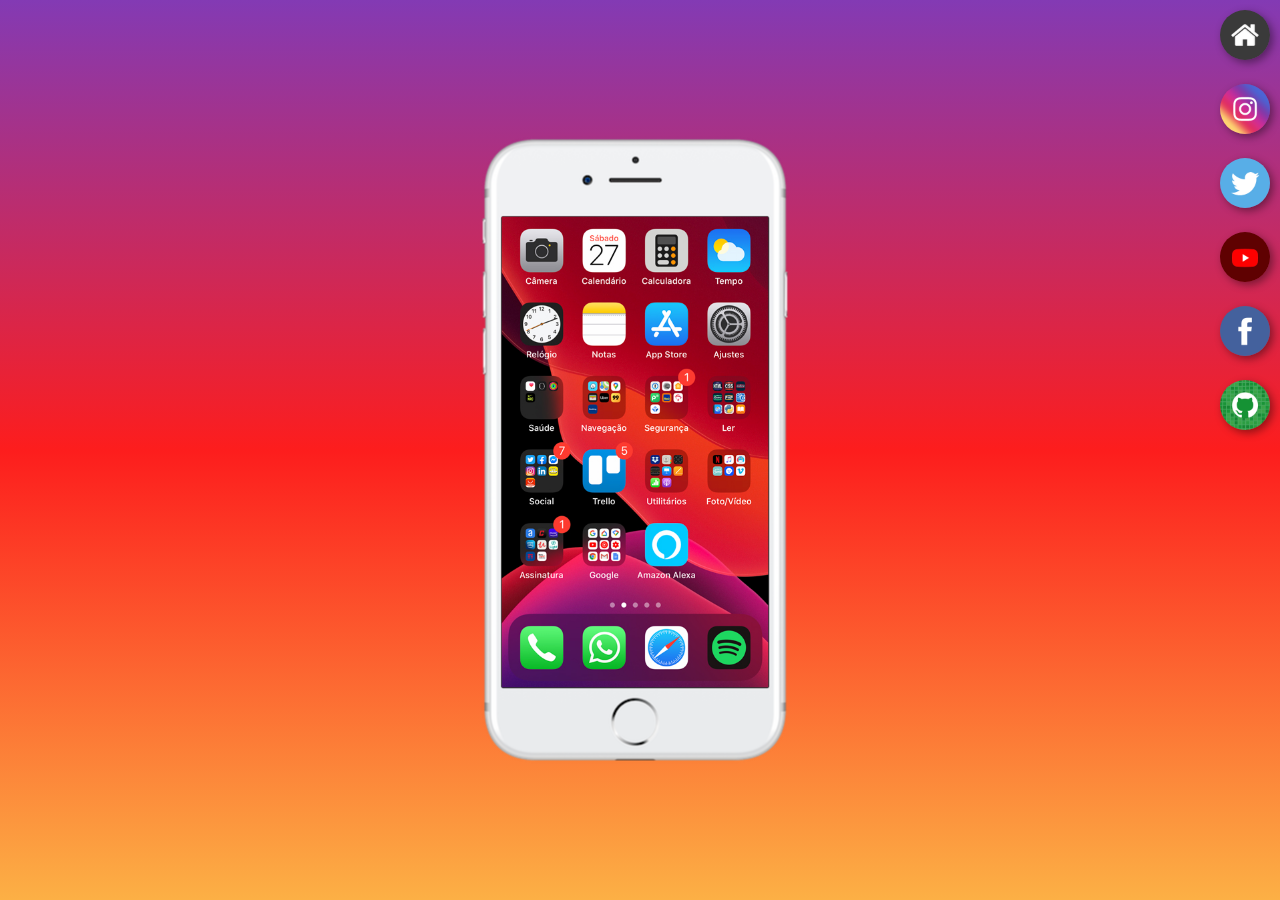
<file: index.html>
<!DOCTYPE html>
<html lang="ptbr">
<head>
  <meta charset="UTF-8">
  <meta http-equiv="X-UA-Compatible" content="IE=edge">
  <meta name="viewport" content="width=device-width, initial-scale=1.0">
  <link rel="stylesheet" href="style.css">
  <link rel="shortcut icon" href="/pacote-d013/pacote-d013/favicon.ico" type="image/x-icon">

  <title>Redes Sociais</title>
</head>
<body>
  <main>
    <section id="telefone">
      <iframe   id="tela" name="tela" src="home.html" frameborder="0"></iframe>
    </section>
    <section id="redes-sociais">
      
      <a href="home2.html" target="tela"><img src="pacote-d013/pacote-d013/imagens/logo-home.jpg" alt=""></a> <br>
      <a href="instagram.html" target="tela"><img src="pacote-d013/pacote-d013/imagens/logo-instagram.jpg"    alt=""></a> <br>
      <a href="twitter.html" target="tela"><img src="pacote-d013/pacote-d013/imagens/logo-twitter.jpg" alt=""></a> <br>
      <a href="youtube.html" target="tela"><img src="pacote-d013/pacote-d013/imagens/logo-youtube.jpg" alt=""></a> <br>
      <a href="facebook.html" target="tela"><img src="pacote-d013/pacote-d013/imagens/logo-facebook.jpg" alt=""></a> <br>
      <a href="github.html" target="tela"><img src="/pacote-d013/pacote-d013/imagens/logo-github.jpg" alt=""></a> <br>

    </section>
  </main>
</body>
</html>
</file>
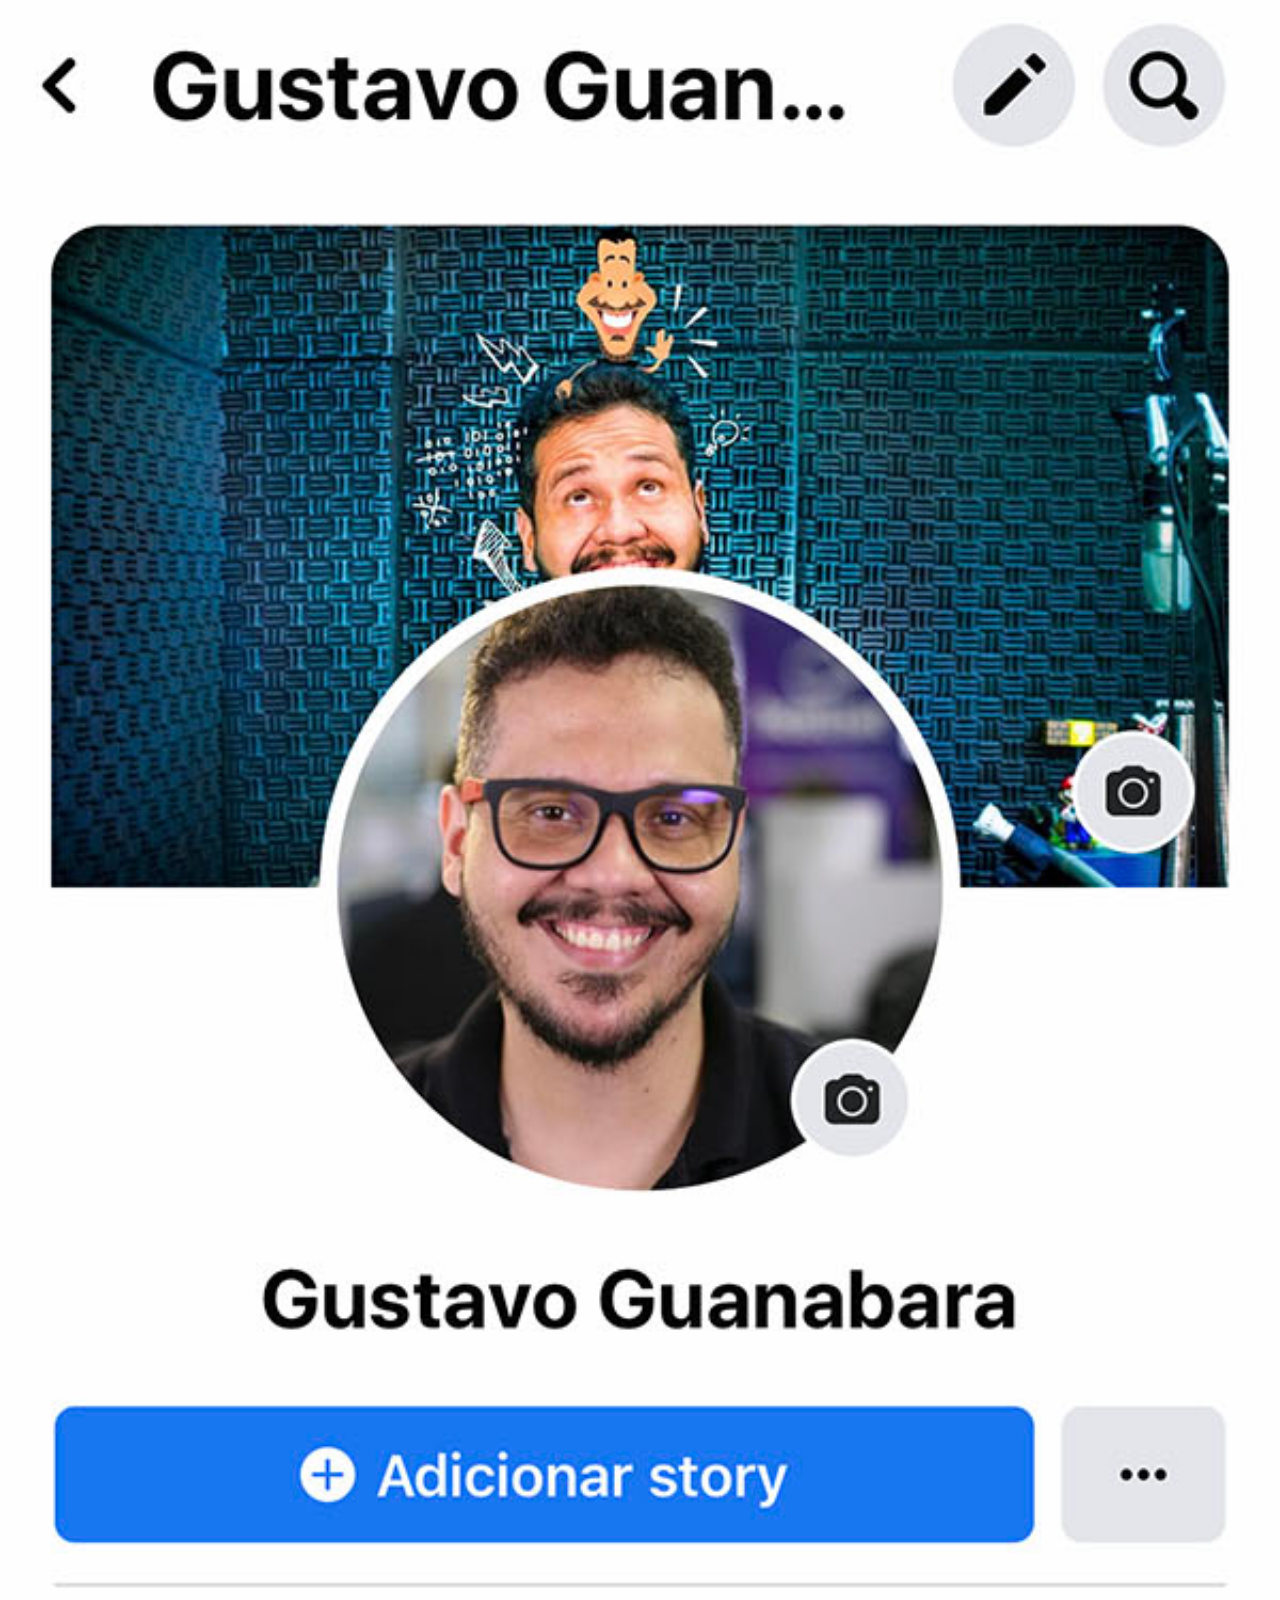
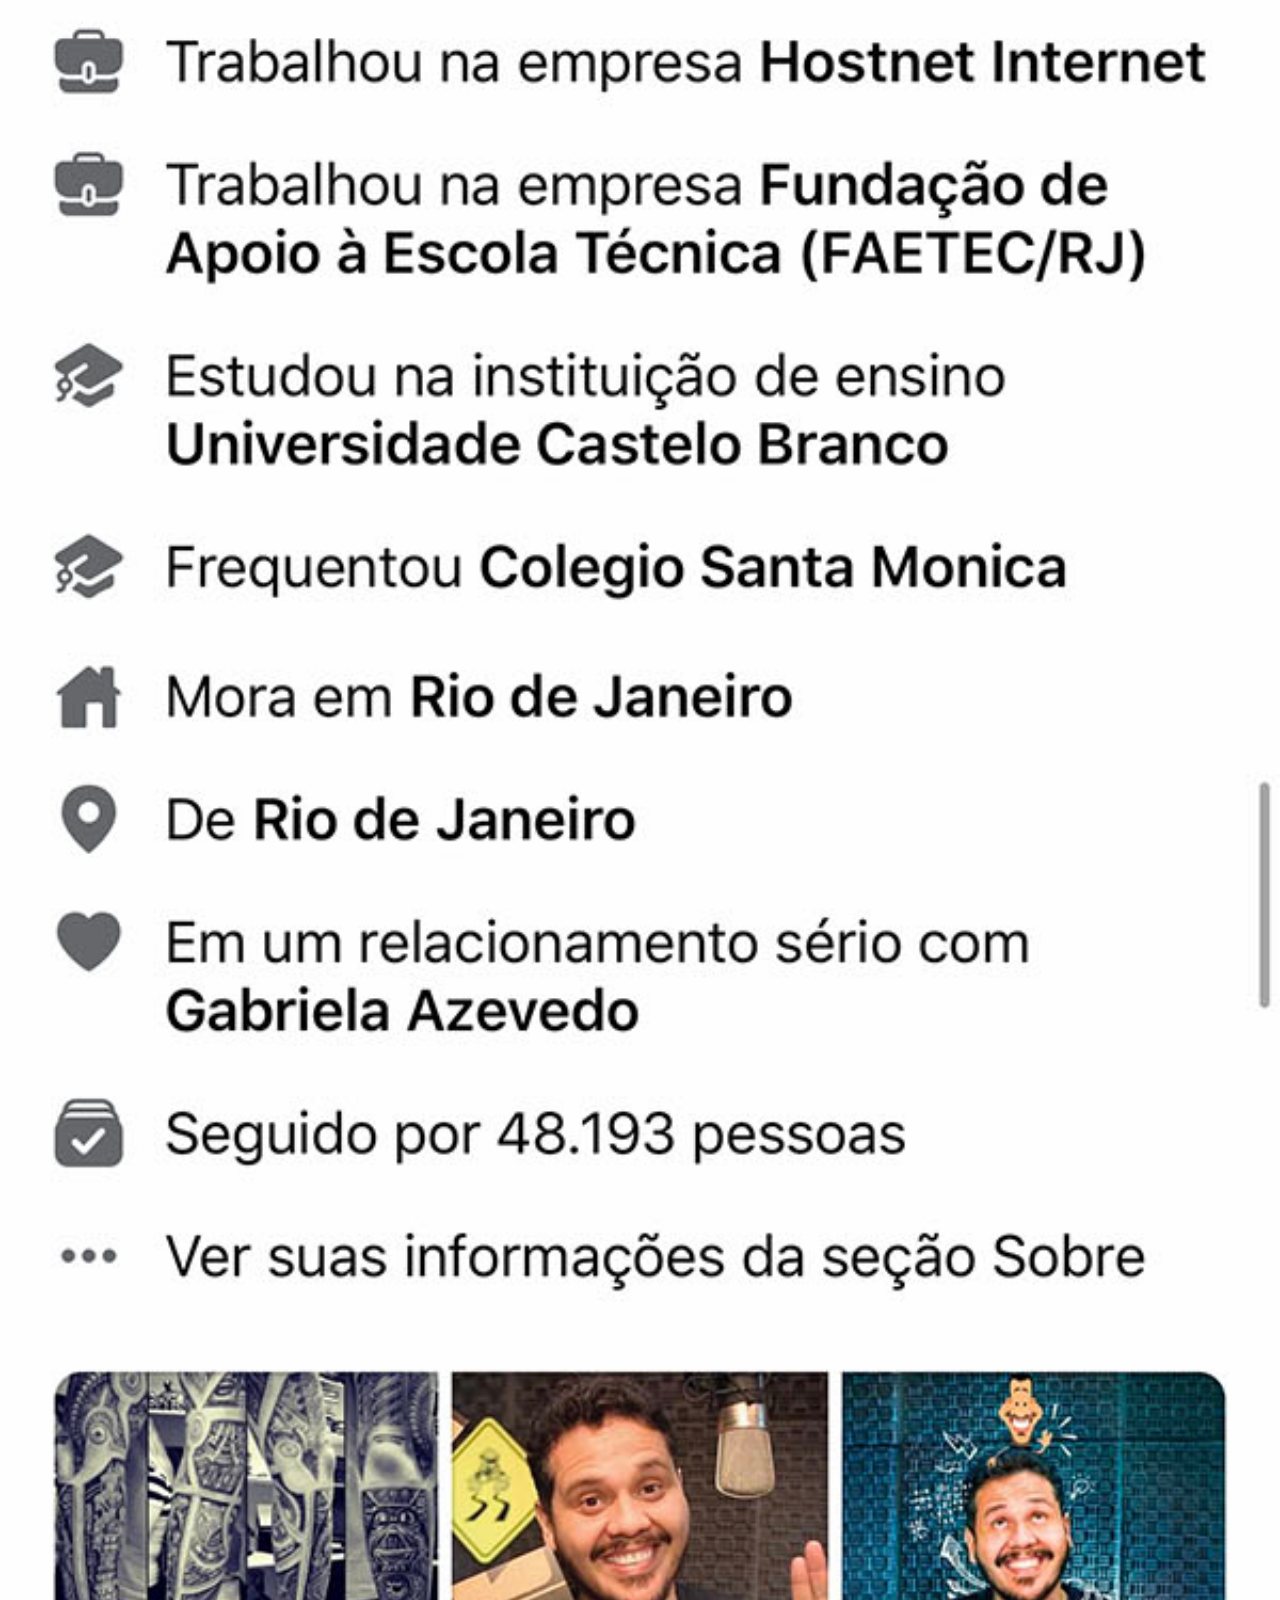
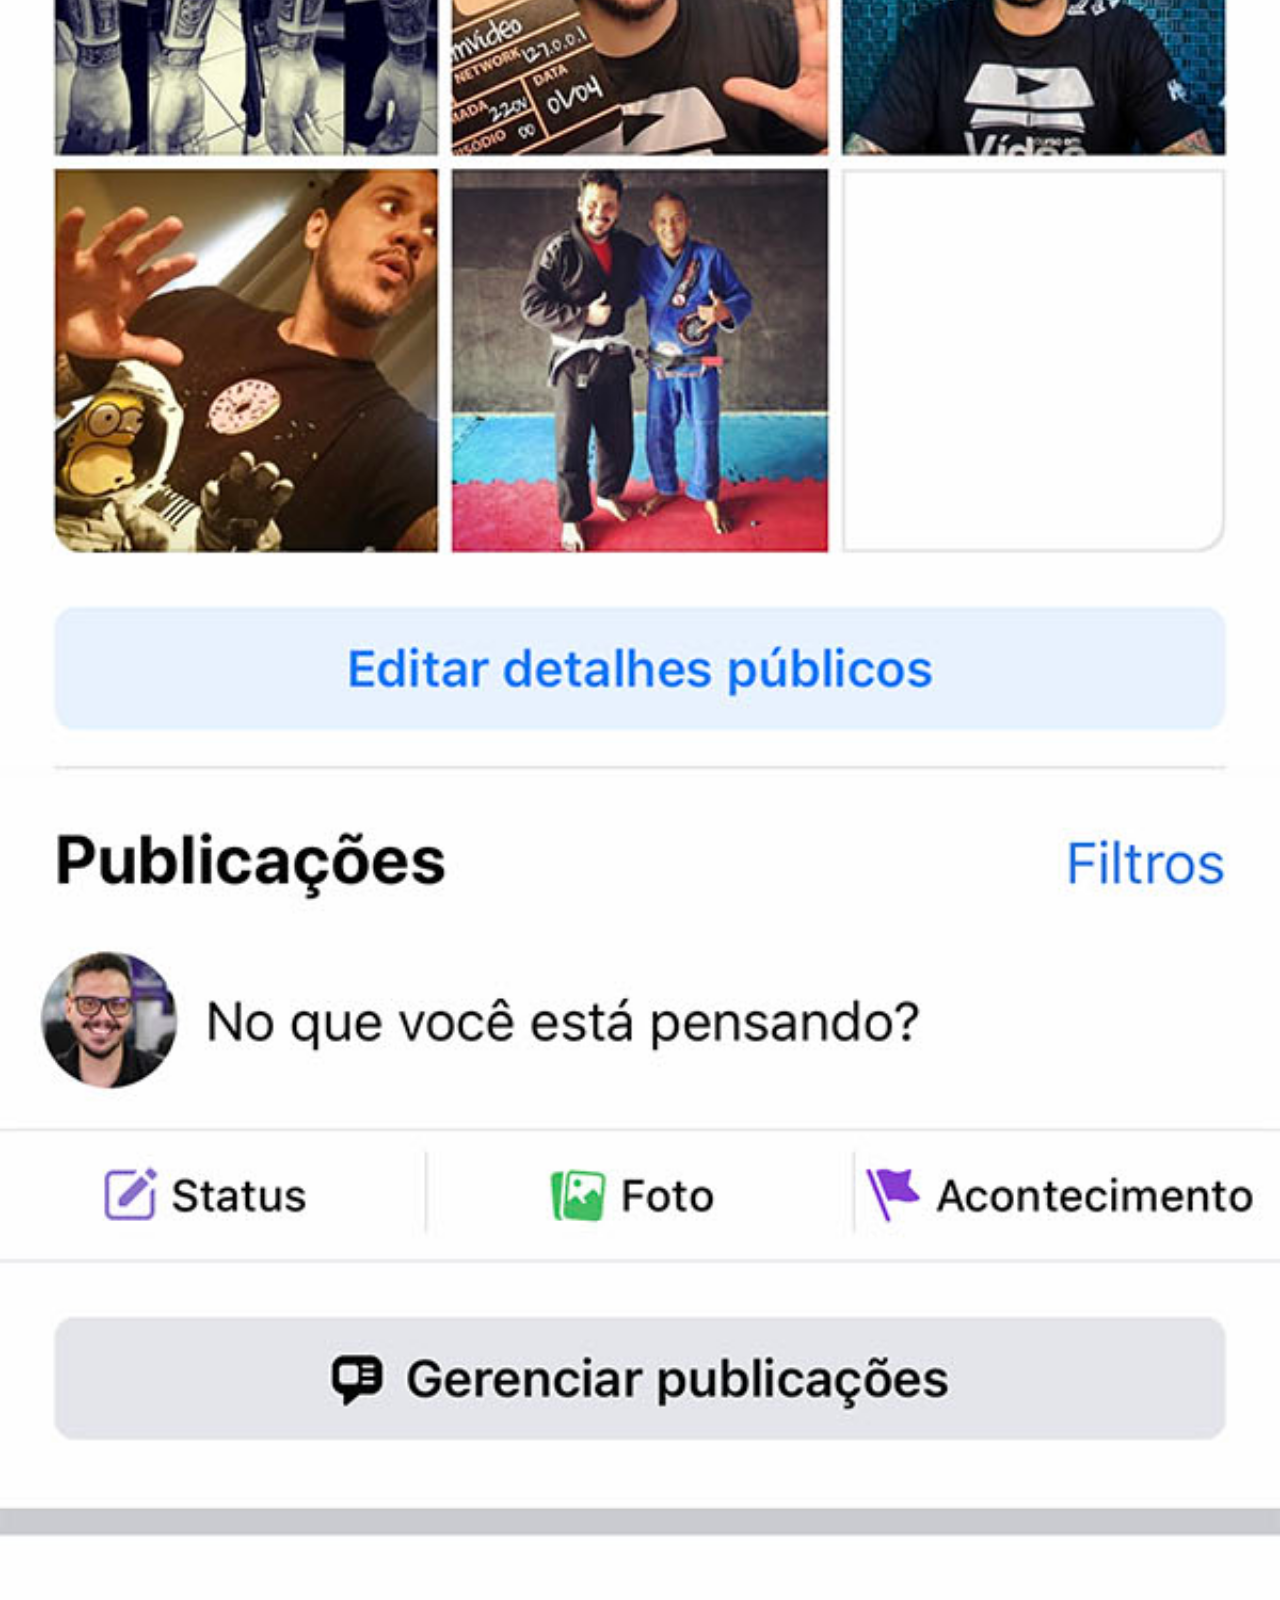
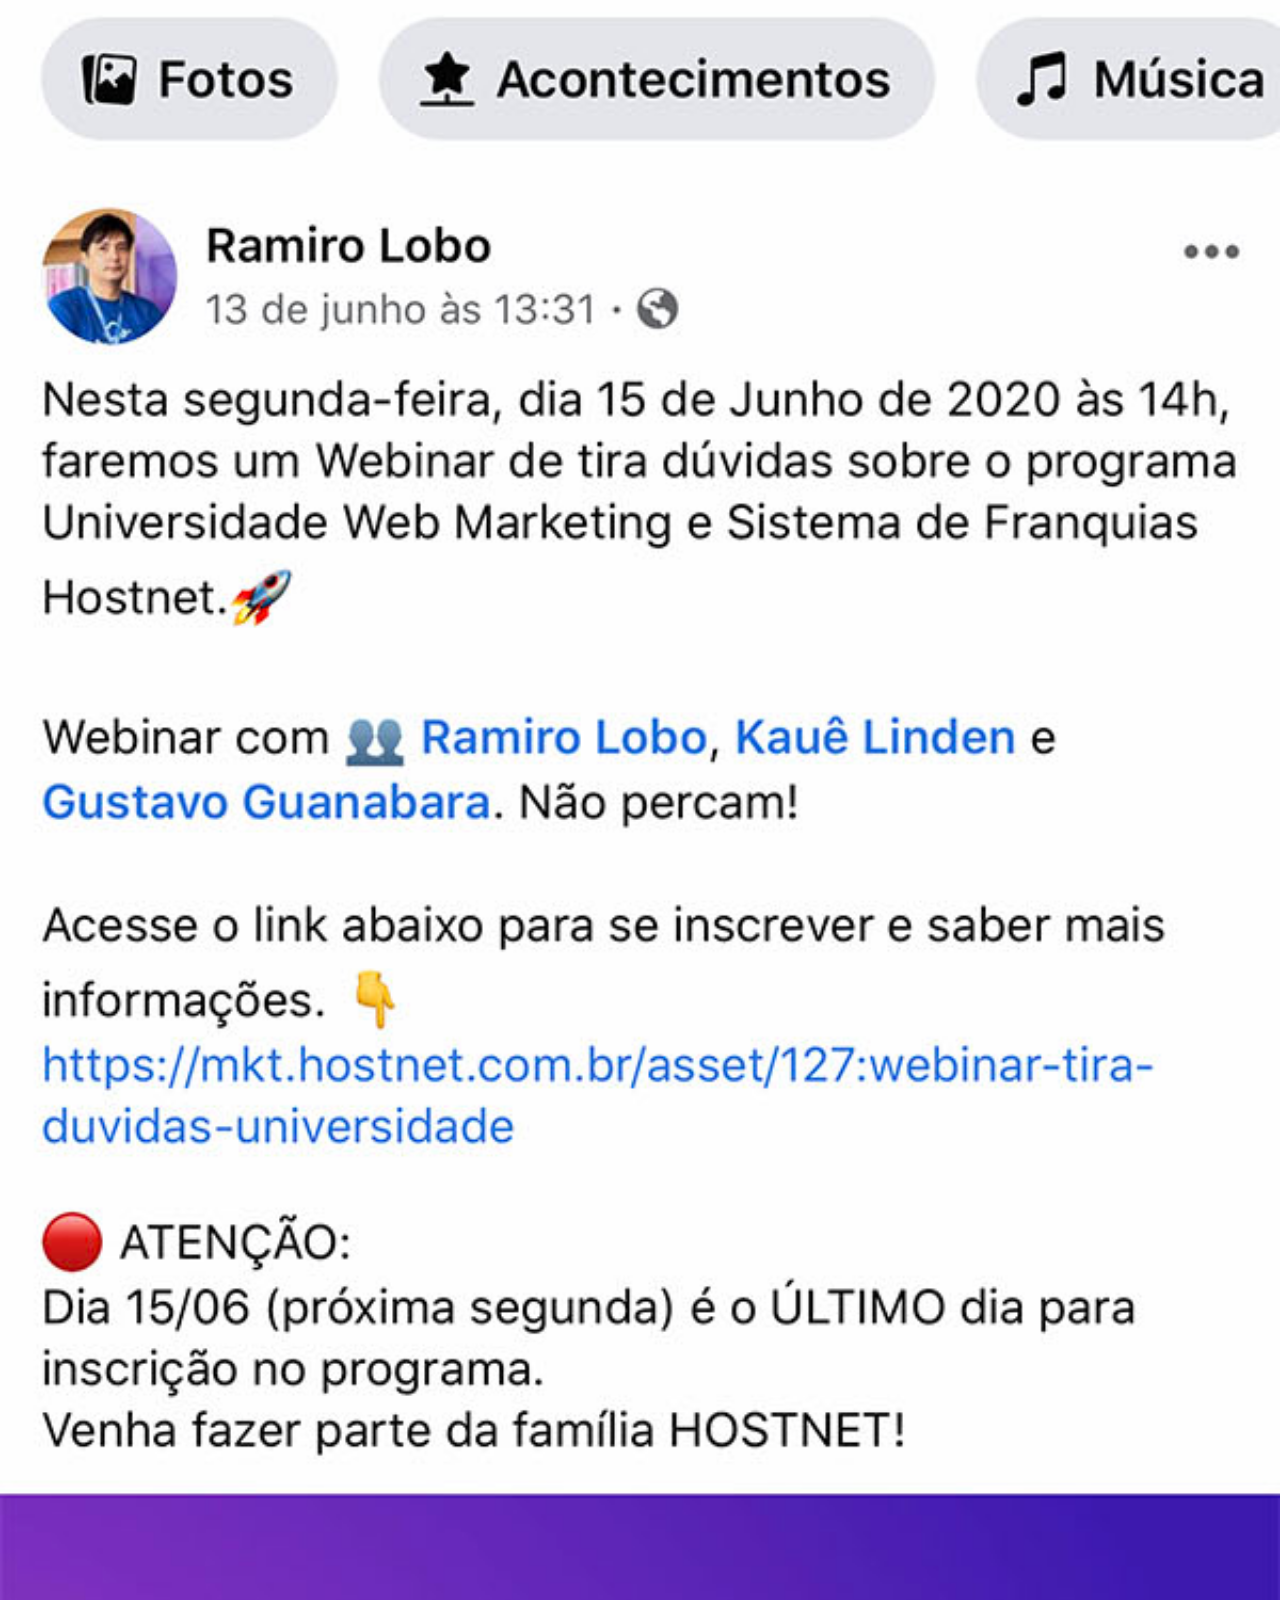
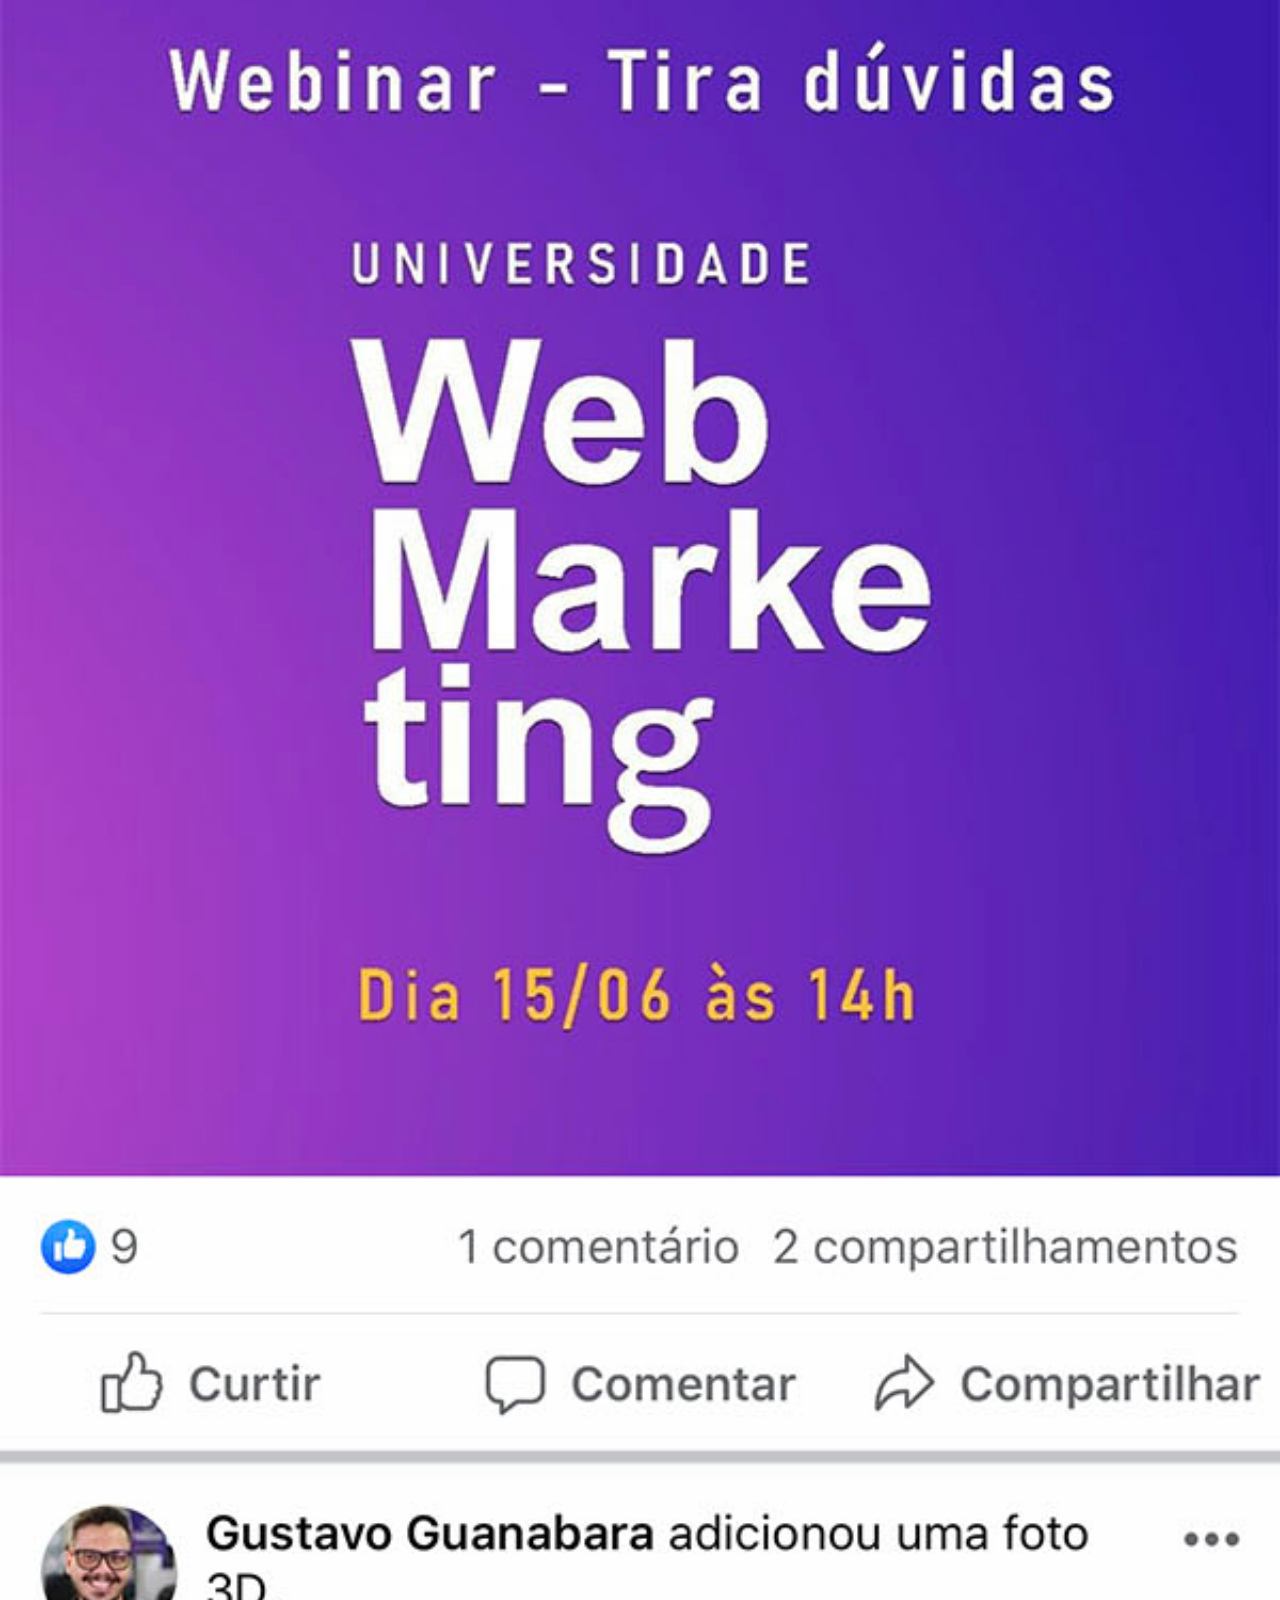
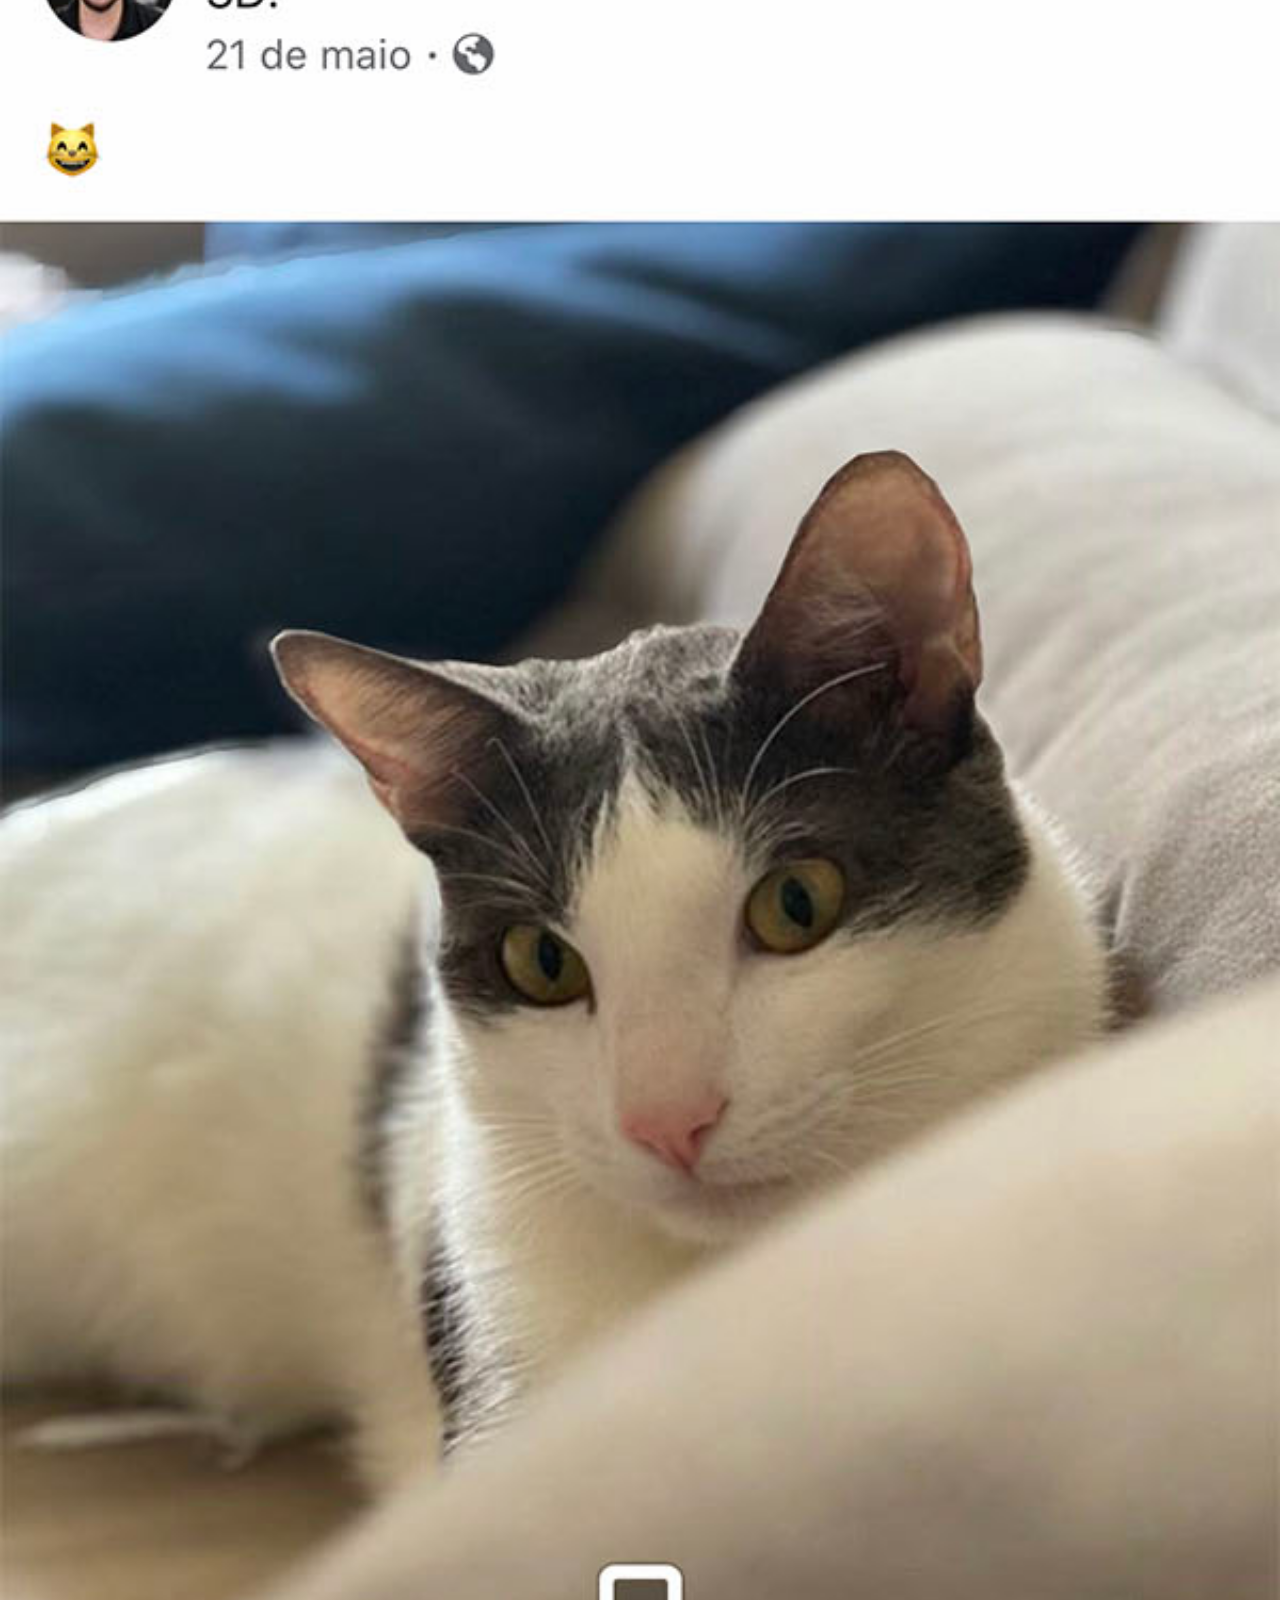
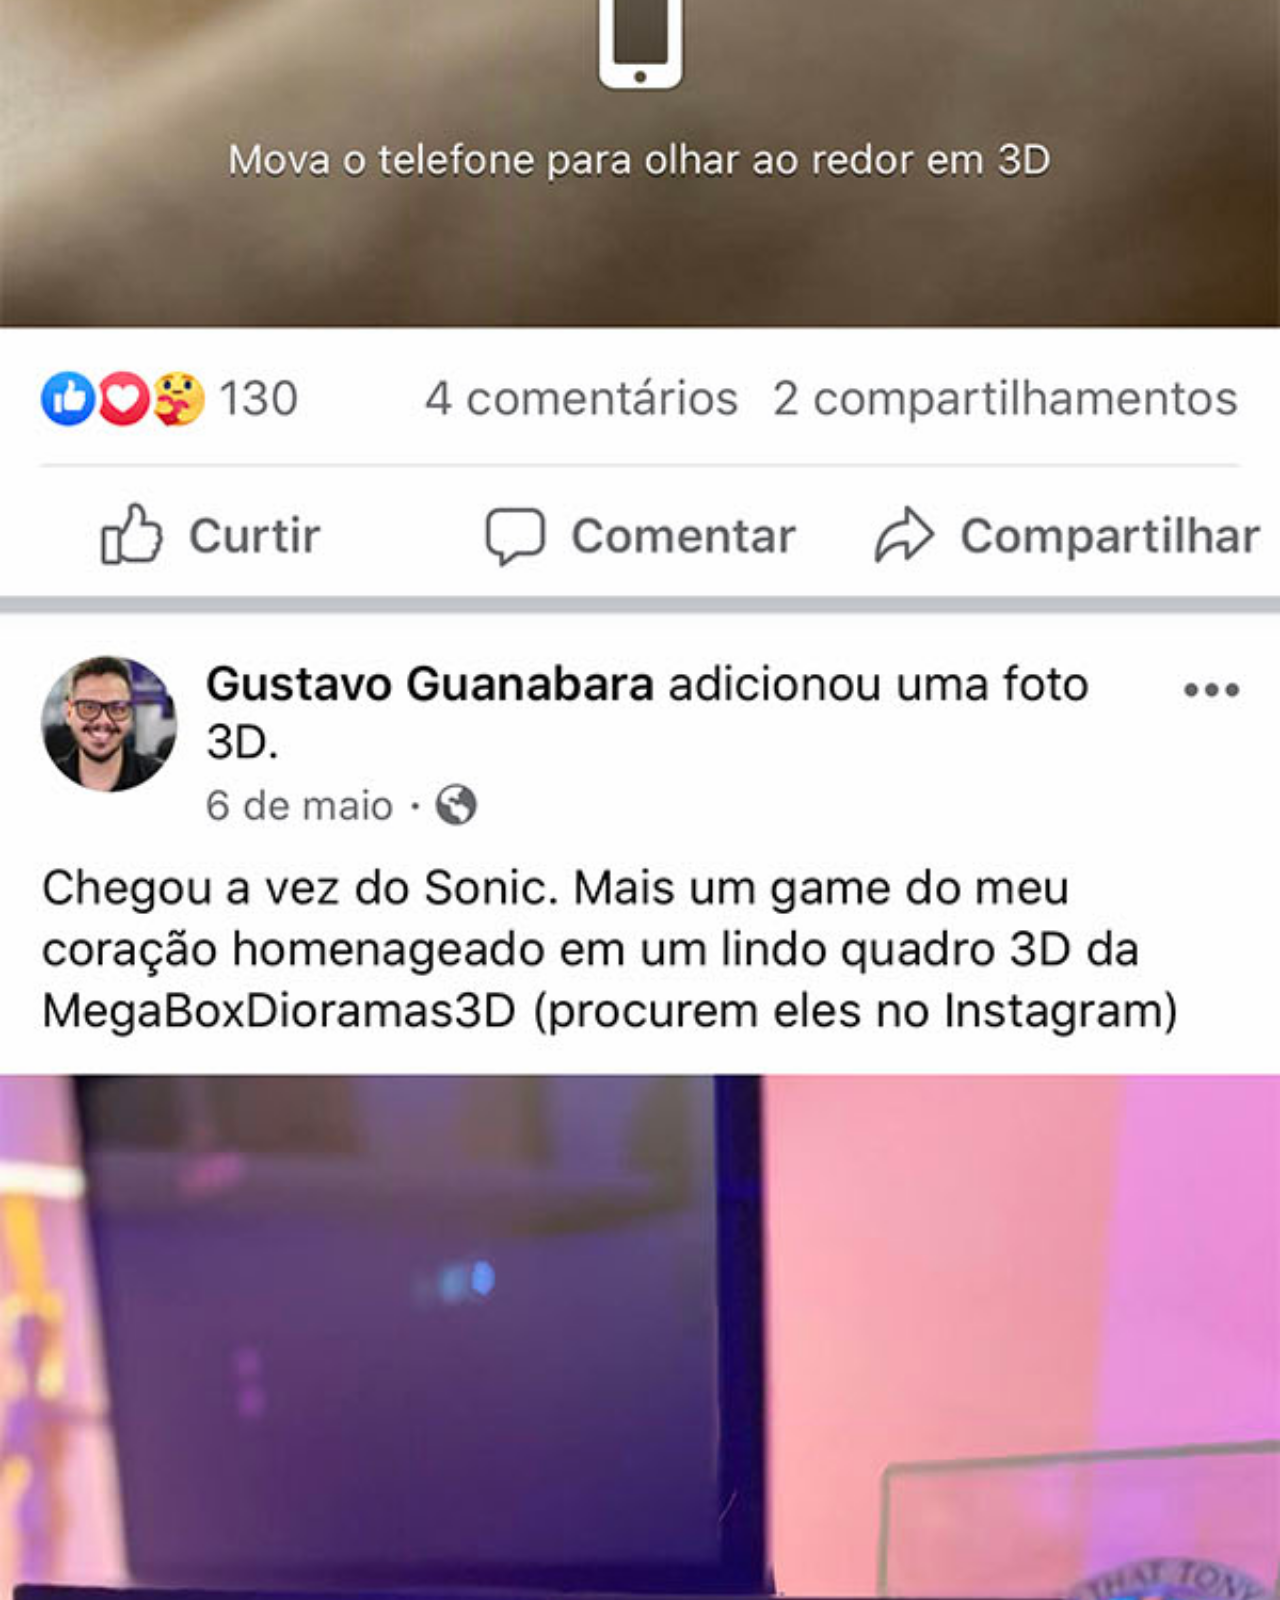
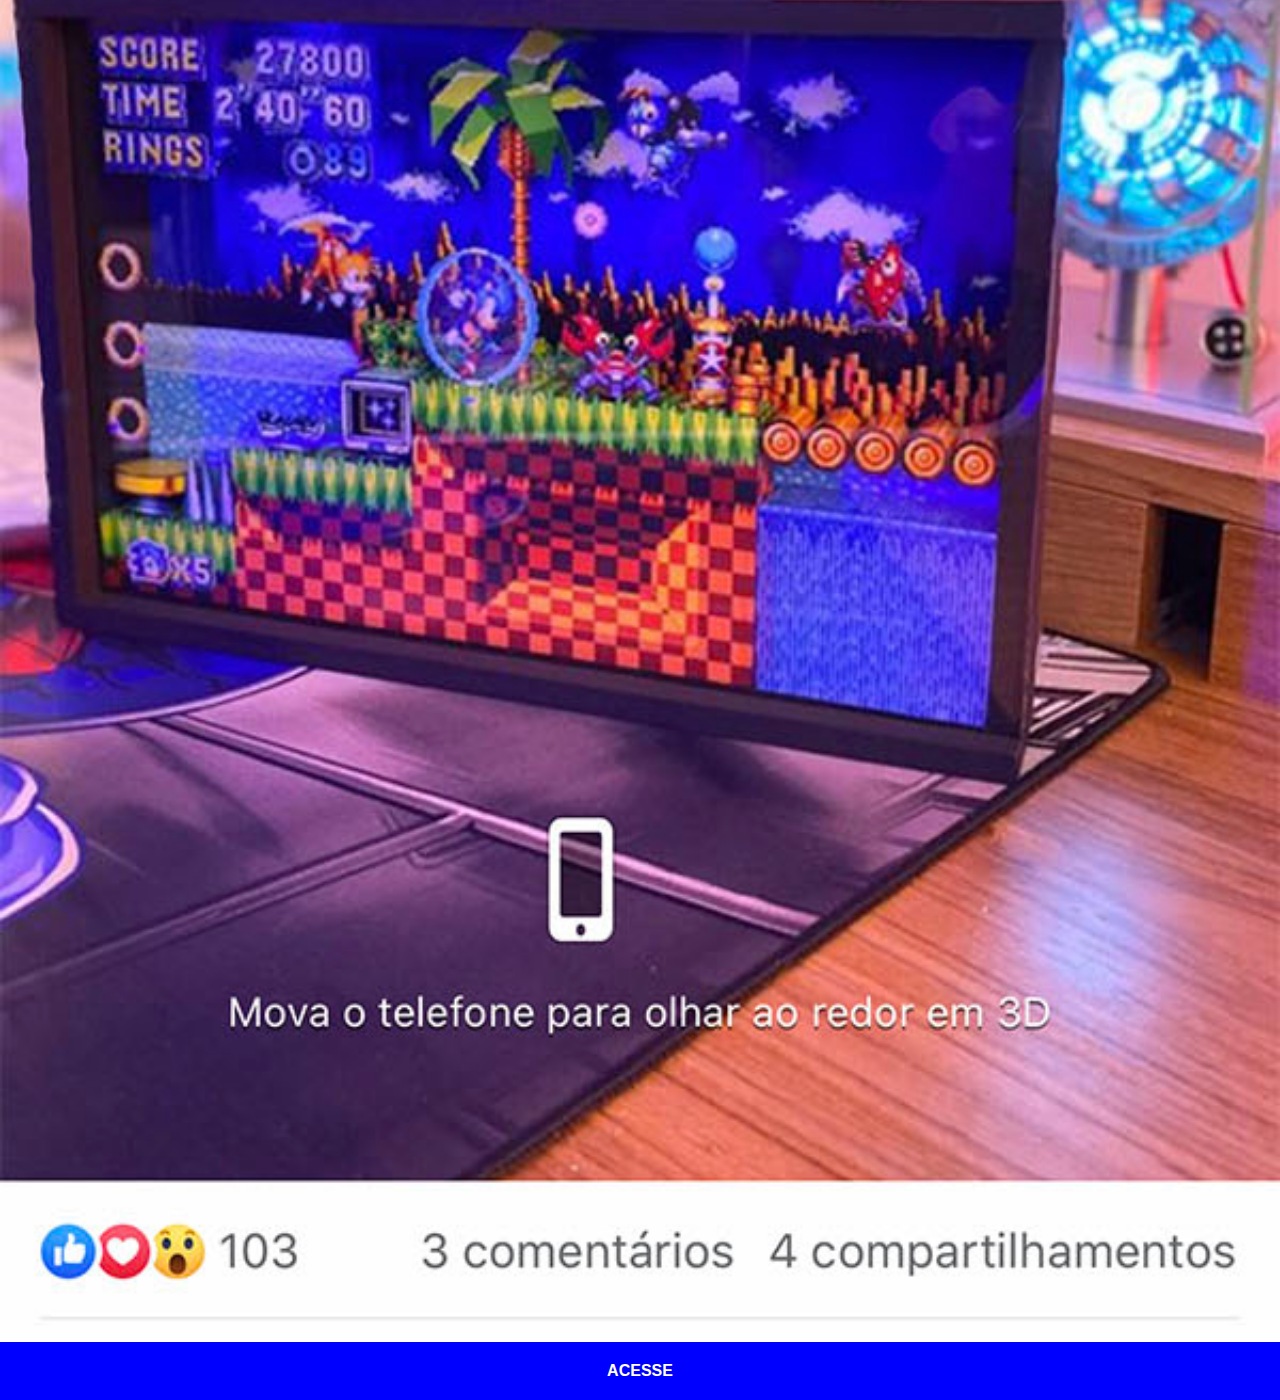
<file: facebook.html>
<!DOCTYPE html>
<html lang="pt-br">
<head>
  <meta charset="UTF-8">
  <meta http-equiv="X-UA-Compatible" content="IE=edge">
  <meta name="viewport" content="width=device-width, initial-scale=1.0">
  <title>Facebook</title>
  <link rel="stylesheet" href="social.css">
</head>
<body>
  <div>
    <img src="pacote-d013/pacote-d013/imagens/tela-facebook.jpg" alt="">
    <a href="">ACESSE</a>
  </div>
</body>
</html>
</file>
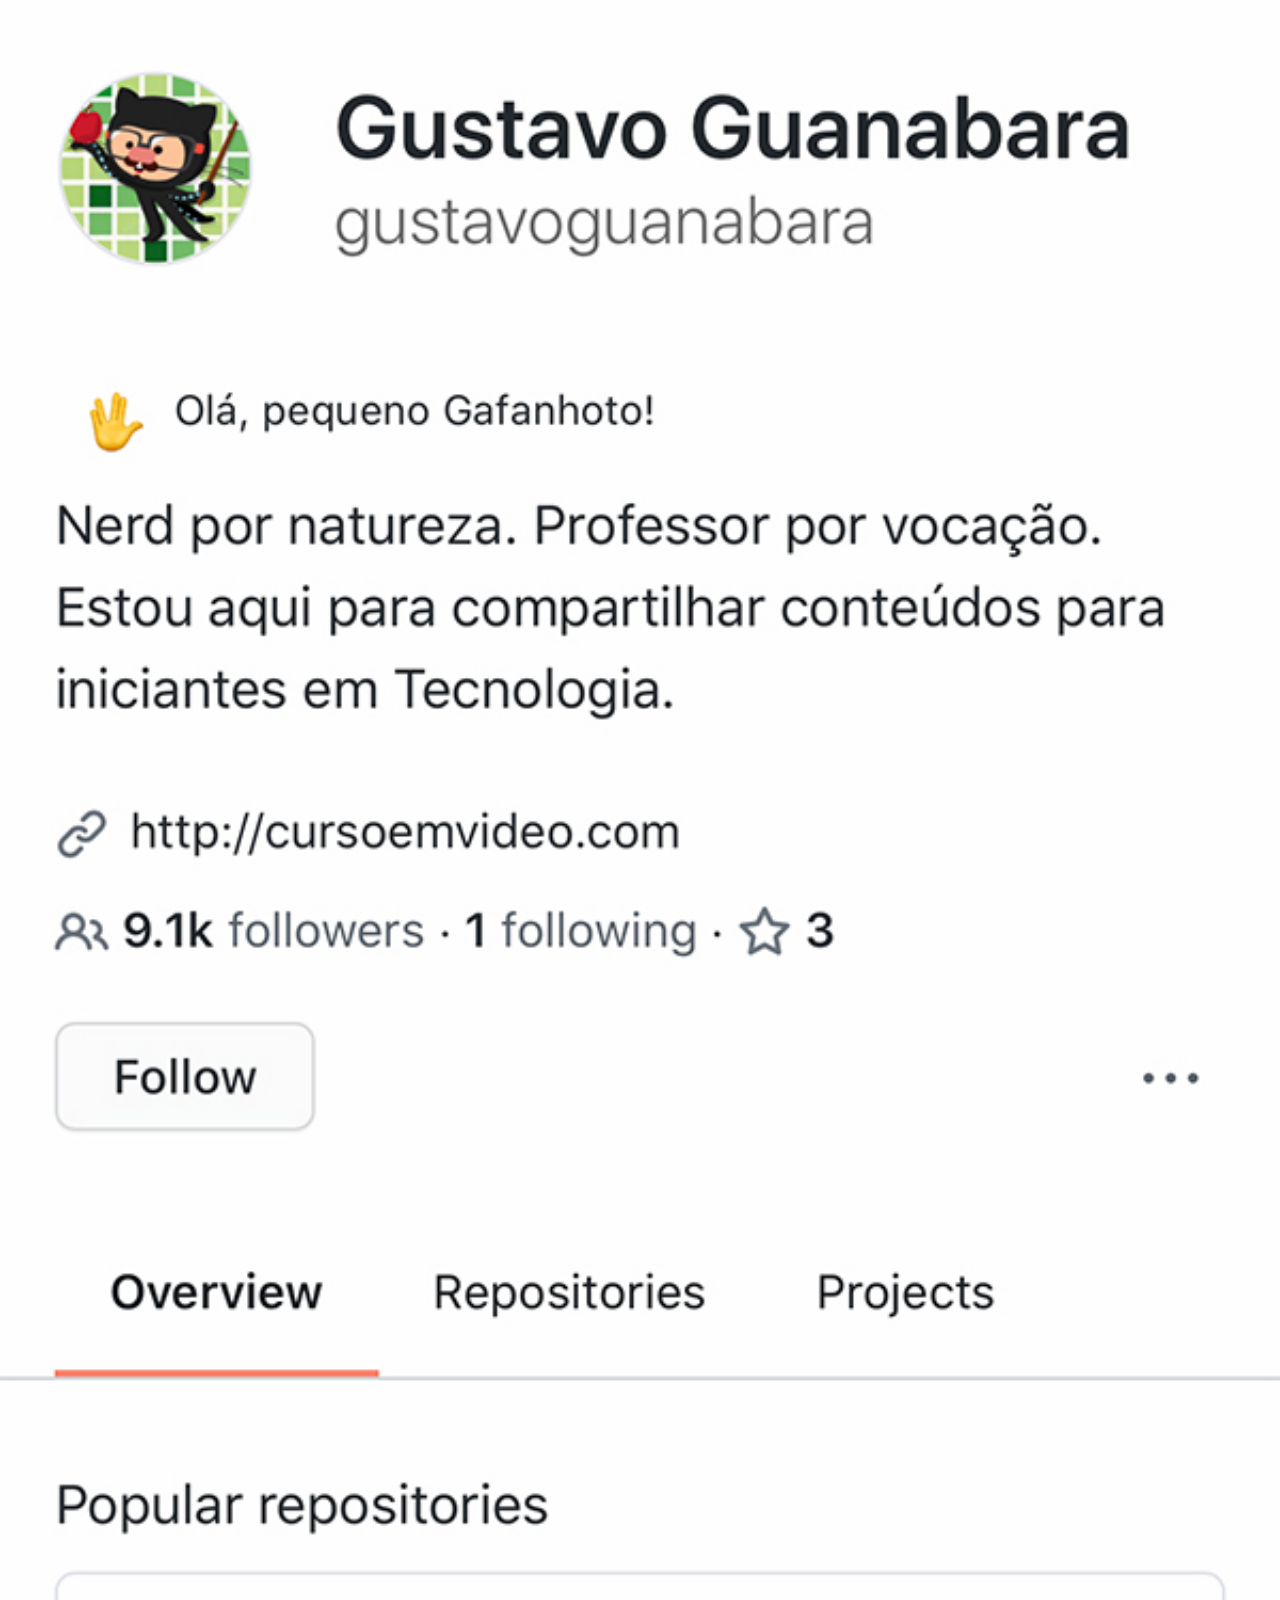
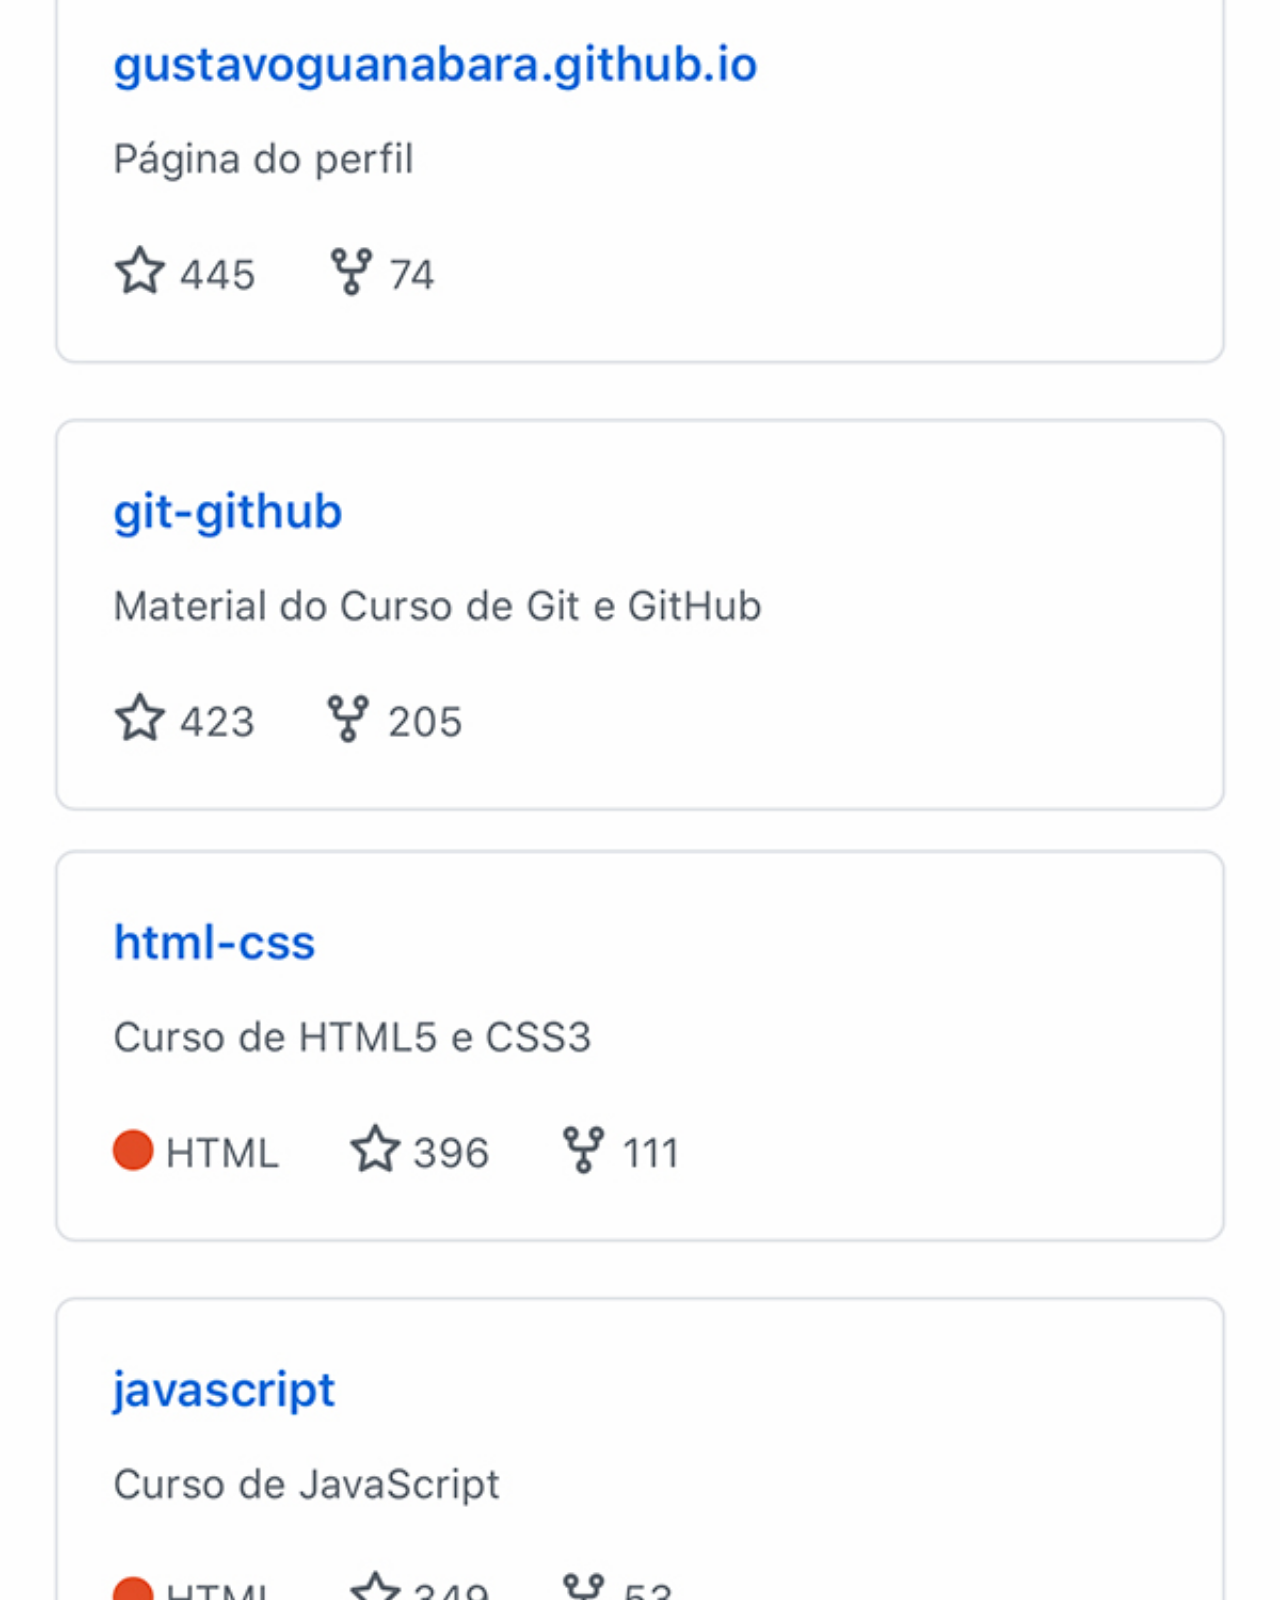
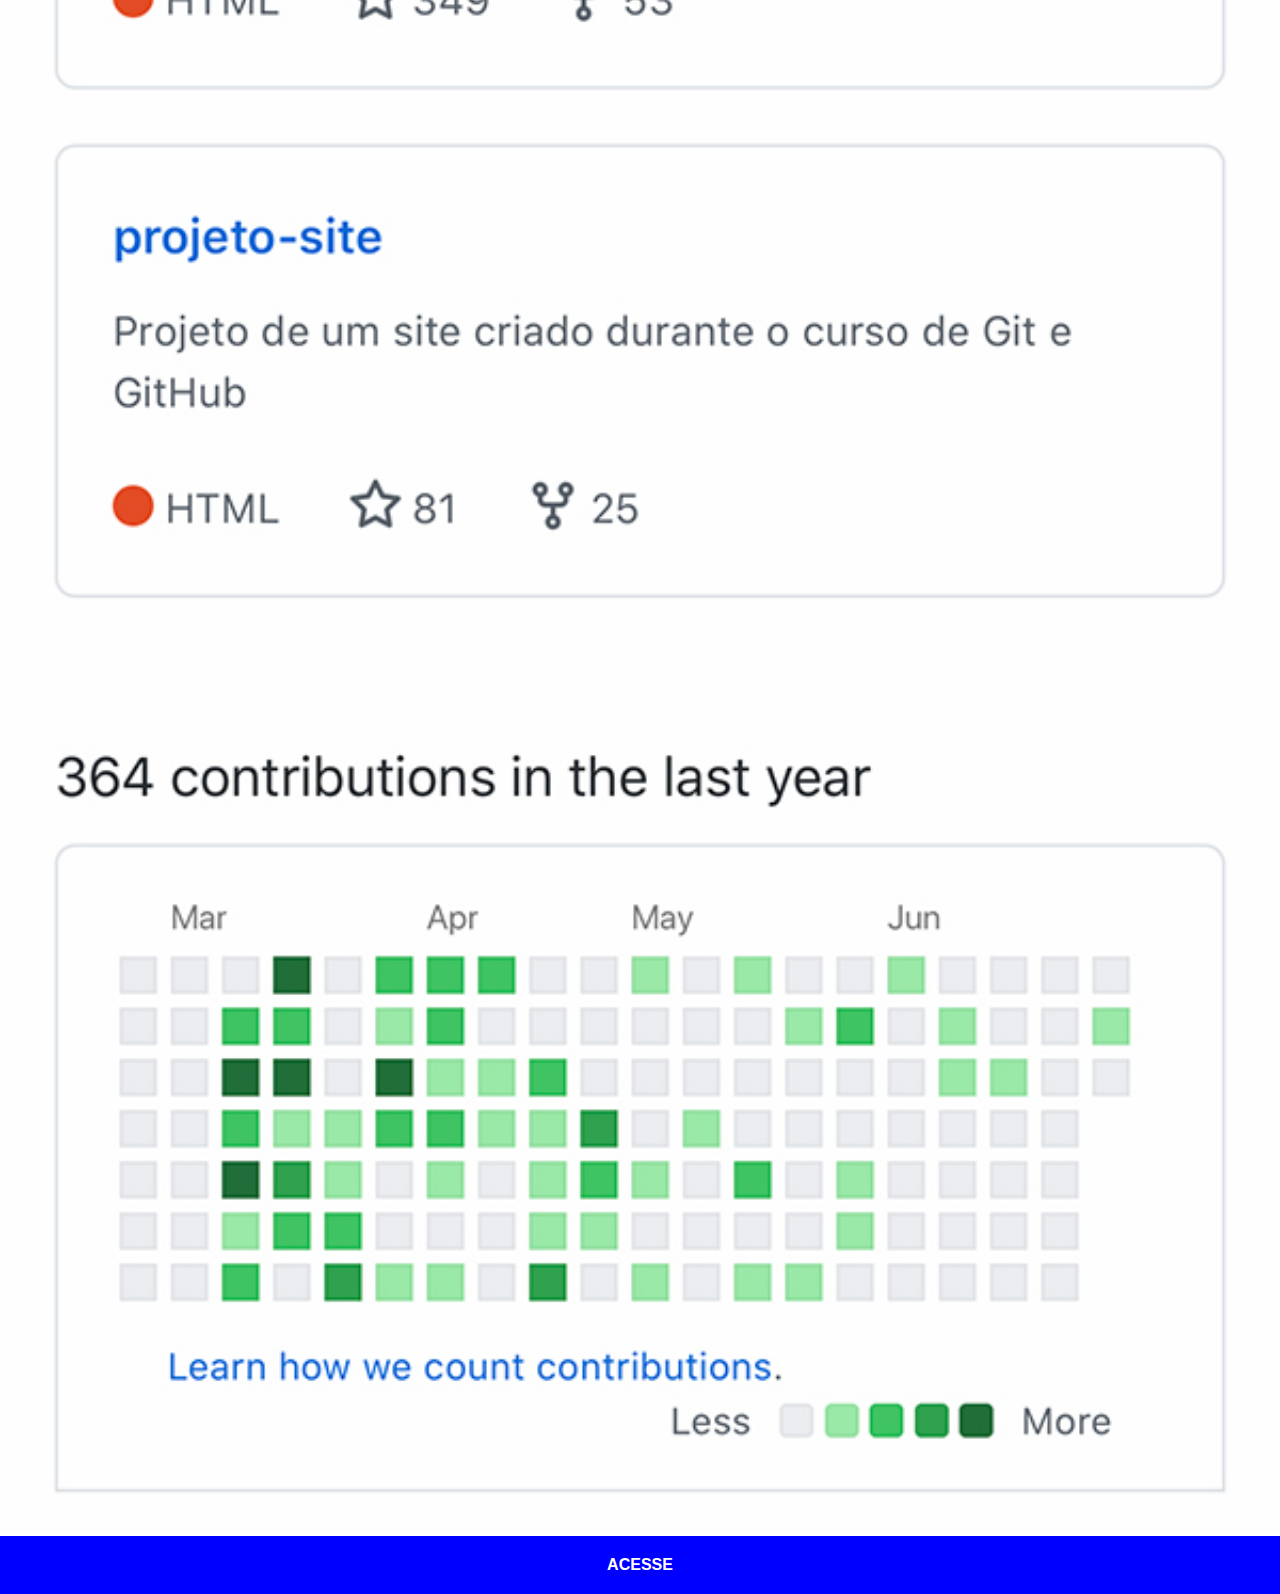
<file: github.html>
<!DOCTYPE html>
<html lang="pt-br">
<head>
  <meta charset="UTF-8">
  <meta http-equiv="X-UA-Compatible" content="IE=edge">
  <meta name="viewport" content="width=device-width, initial-scale=1.0">
  <title>Github</title>
  <link rel="stylesheet" href="social.css">
</head>
<body>
  <div>
    <img src="pacote-d013/pacote-d013/imagens/tela-github.jpg" alt="">
    <a href="">ACESSE</a>
  </div>
</body>
</html>
</file>
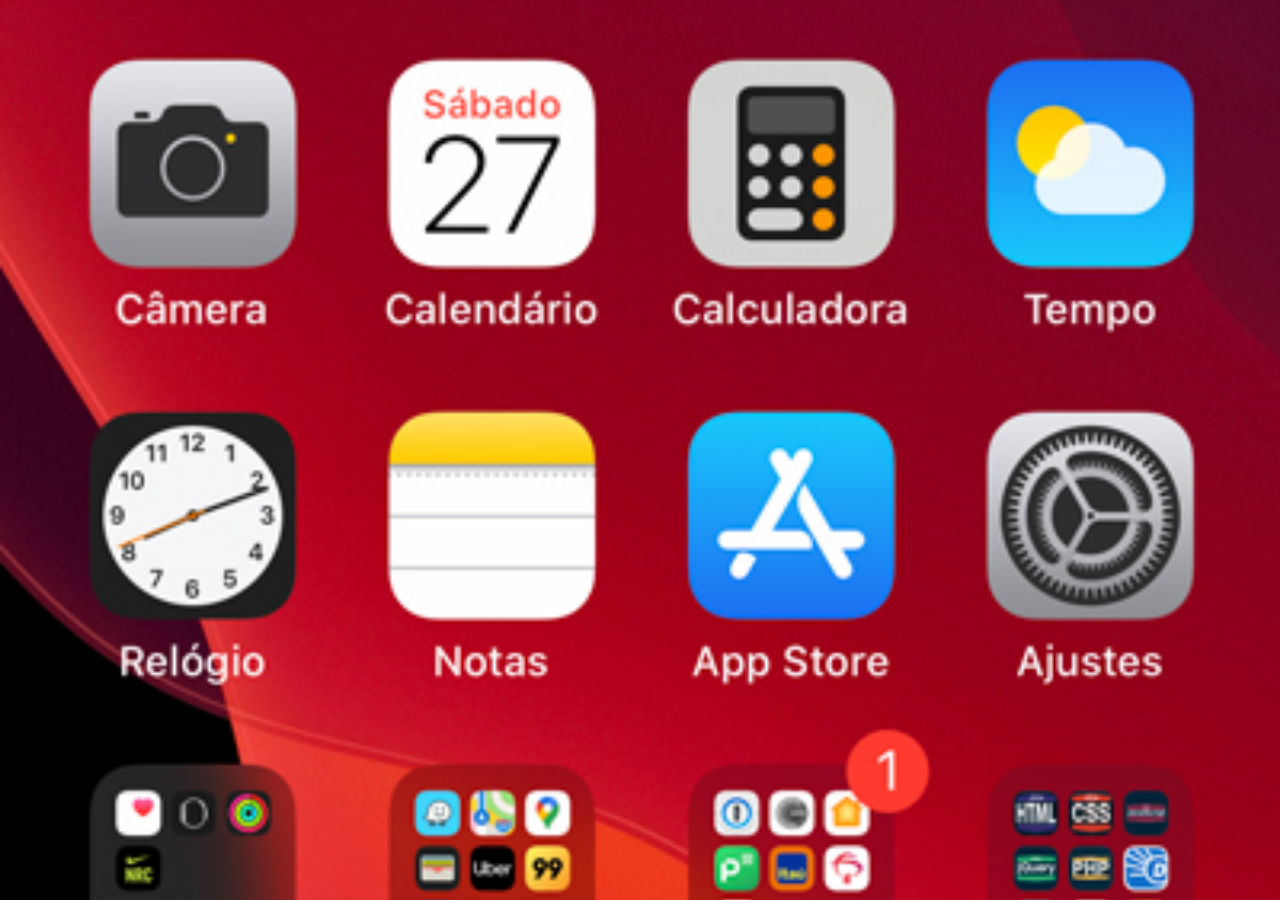
<file: home.html>
<!DOCTYPE html>
<html lang="pt-br">
<head>
  <meta charset="UTF-8">
  <meta http-equiv="X-UA-Compatible" content="IE=edge">
  <meta name="viewport" content="width=device-width, initial-scale=1.0">
  <title>Document</title>
  <style>
    * {
      margin: 0;
      padding: 0;
    }

    body {
      height: 100vh;
      width: 100vw;
      background: #000 url(pacote-d013/pacote-d013/imagens/tela-home.jpg);
      background-repeat: no-repeat;
      background-position: top center;
      background-size: cover;
    }
  </style>
</head>
<body>
  
</body>
</html>
</file>
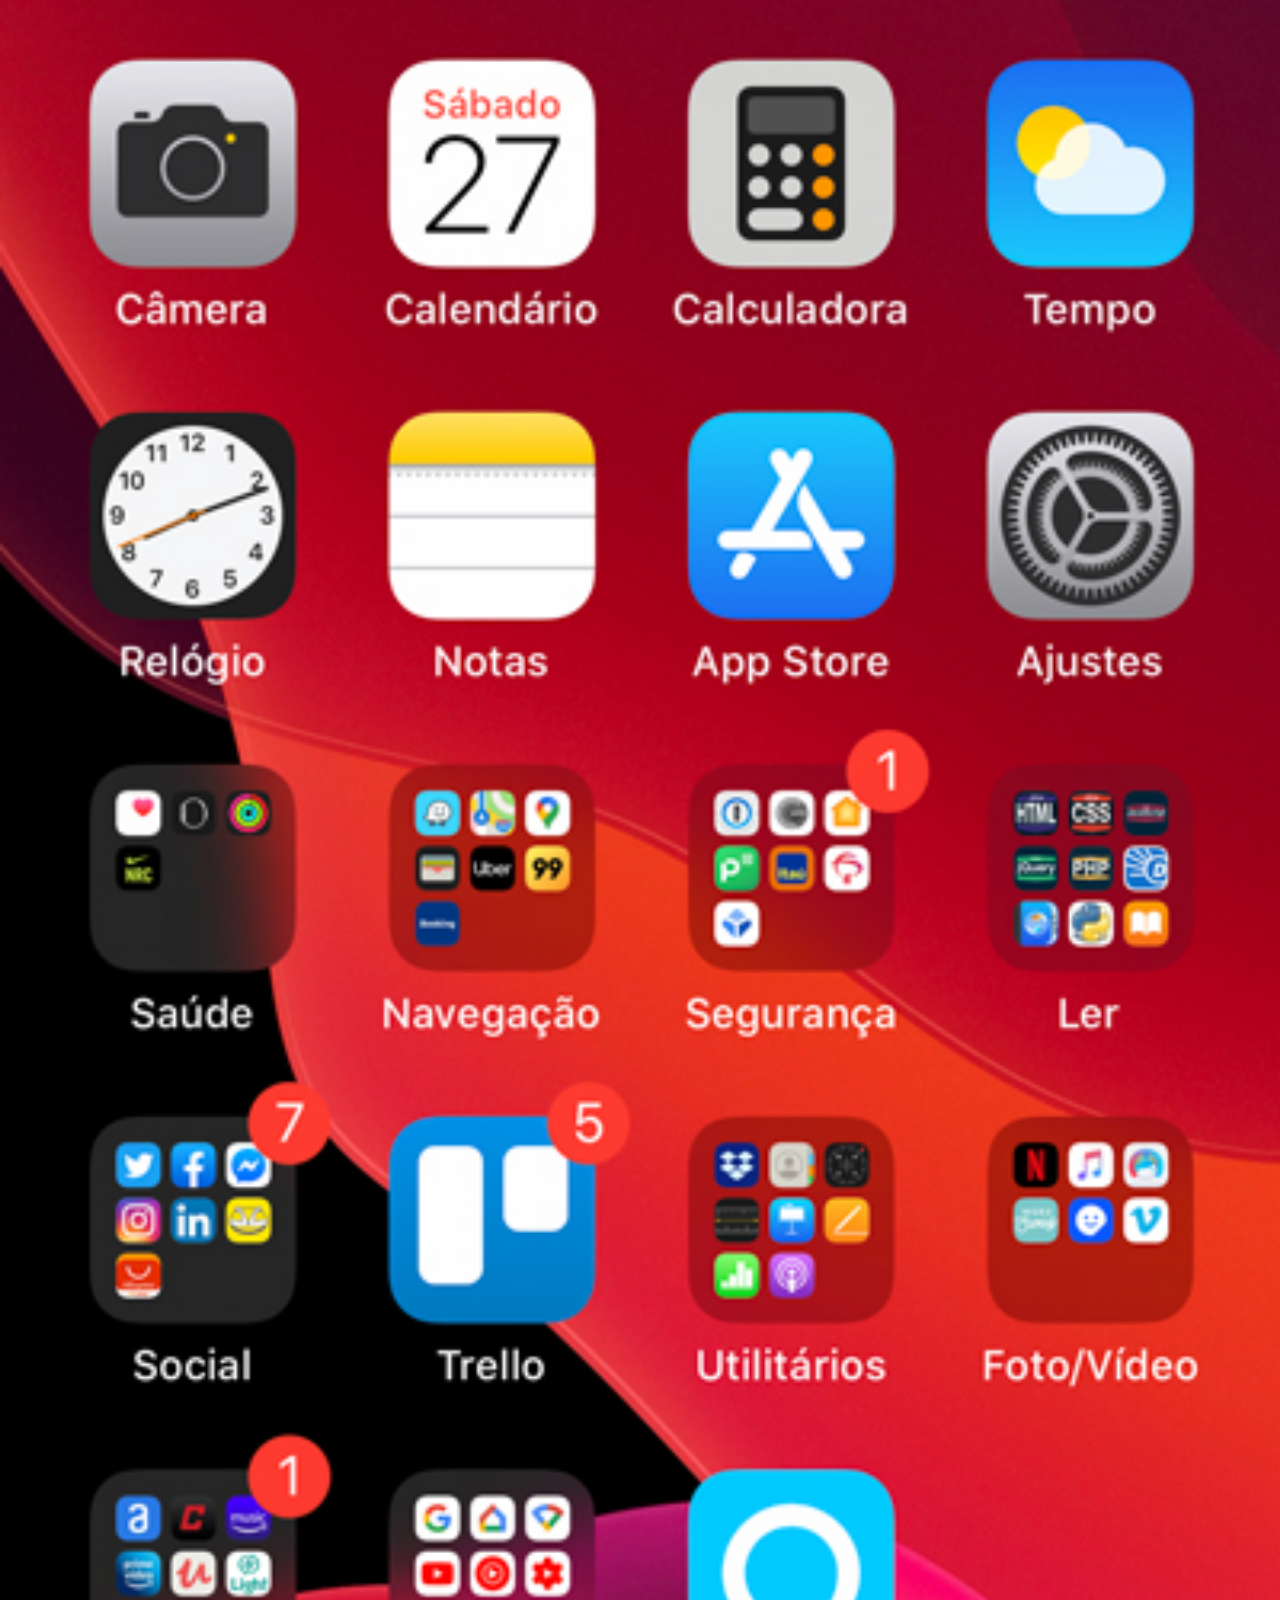
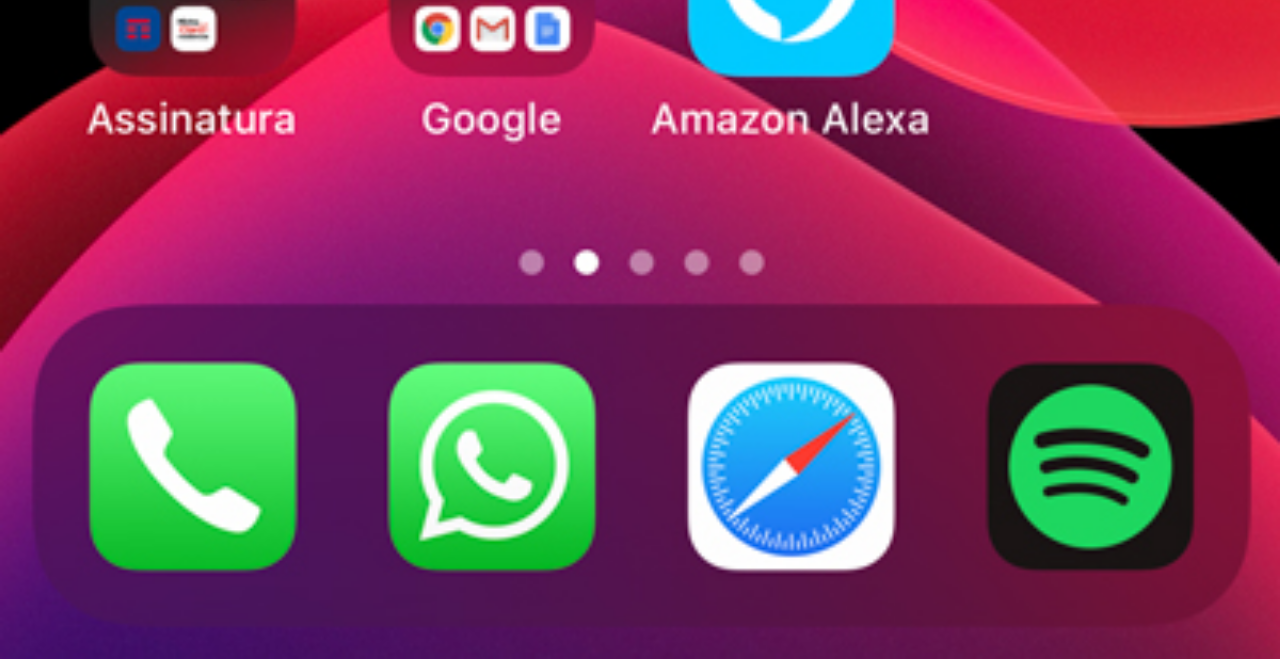
<file: home2.html>
<!DOCTYPE html>
<html lang="pt-br">
<head>
  <meta charset="UTF-8">
  <meta http-equiv="X-UA-Compatible" content="IE=edge">
  <meta name="viewport" content="width=device-width, initial-scale=1.0">
  <title>Home 2</title>
  <link rel="stylesheet" href="social.css">
</head>
<body>
    <img src="pacote-d013/pacote-d013/imagens/tela-home.jpg" alt="">
</body>
</html>
</file>
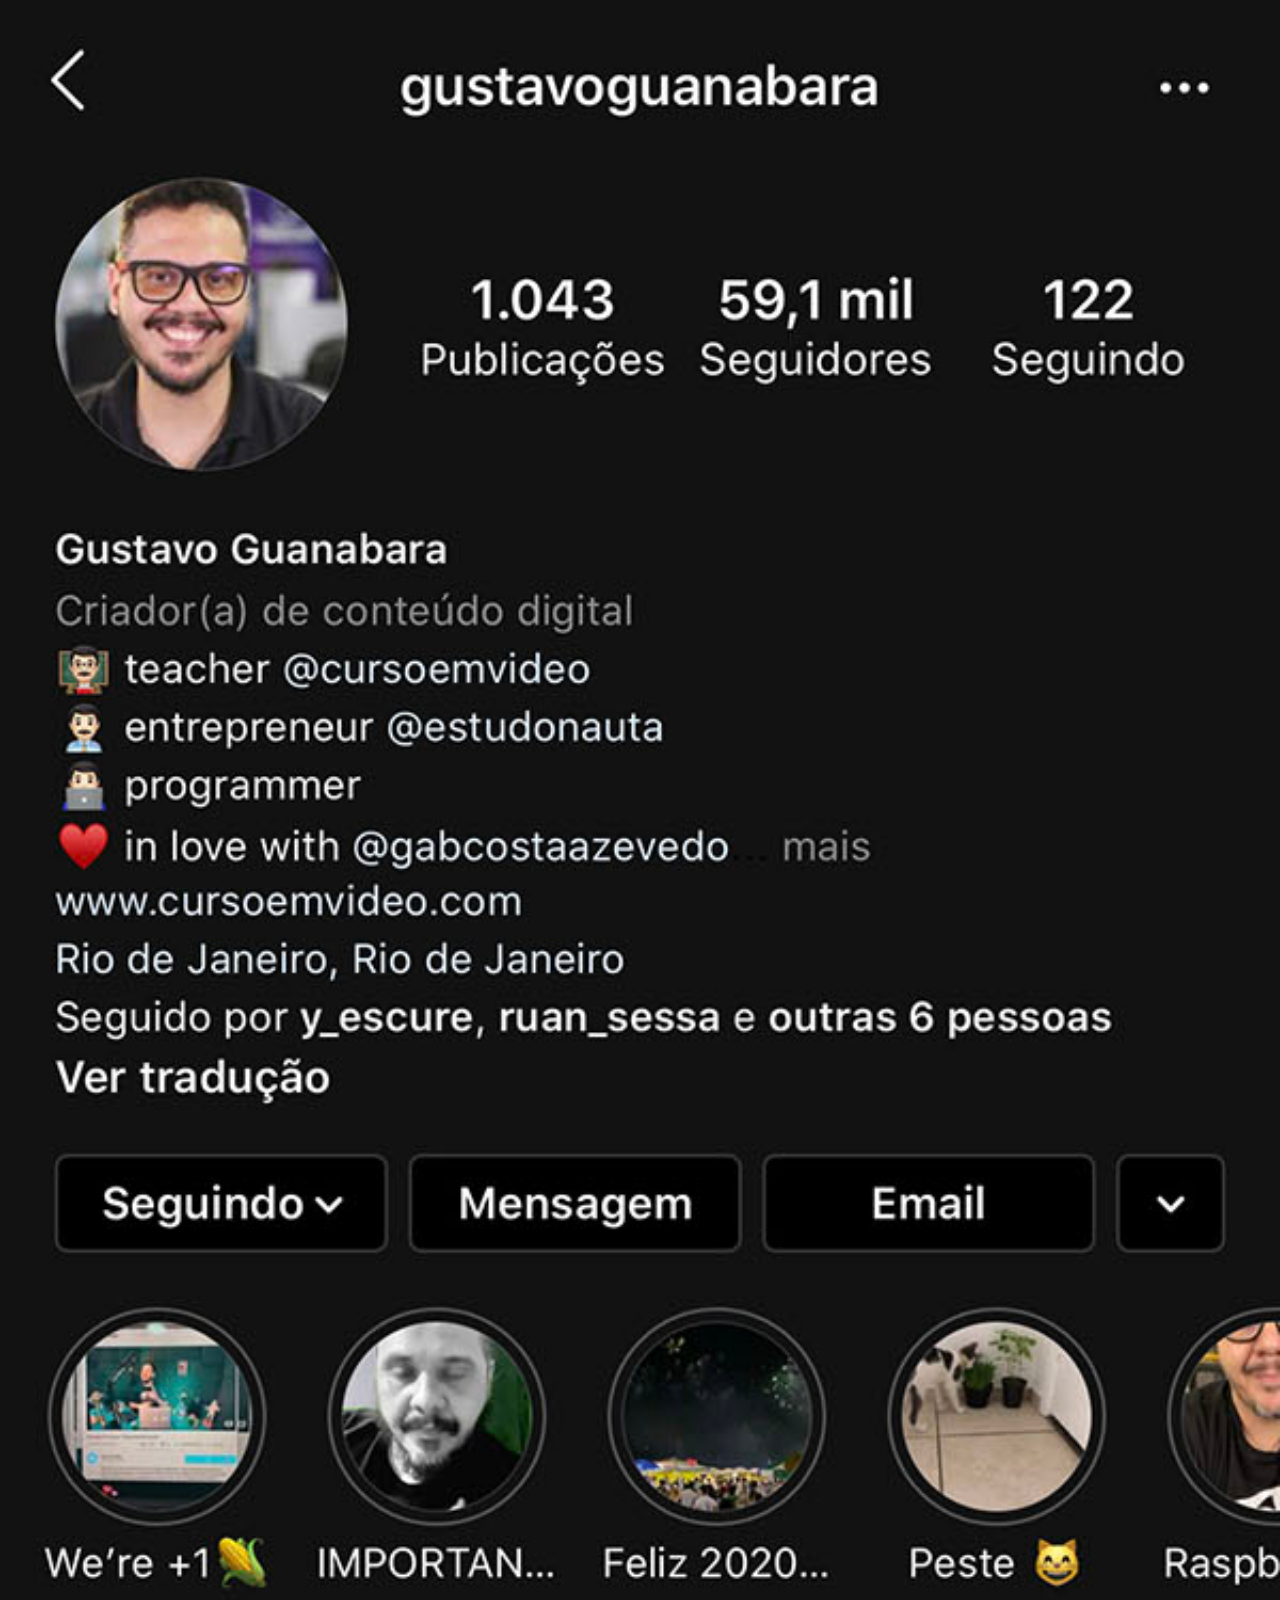
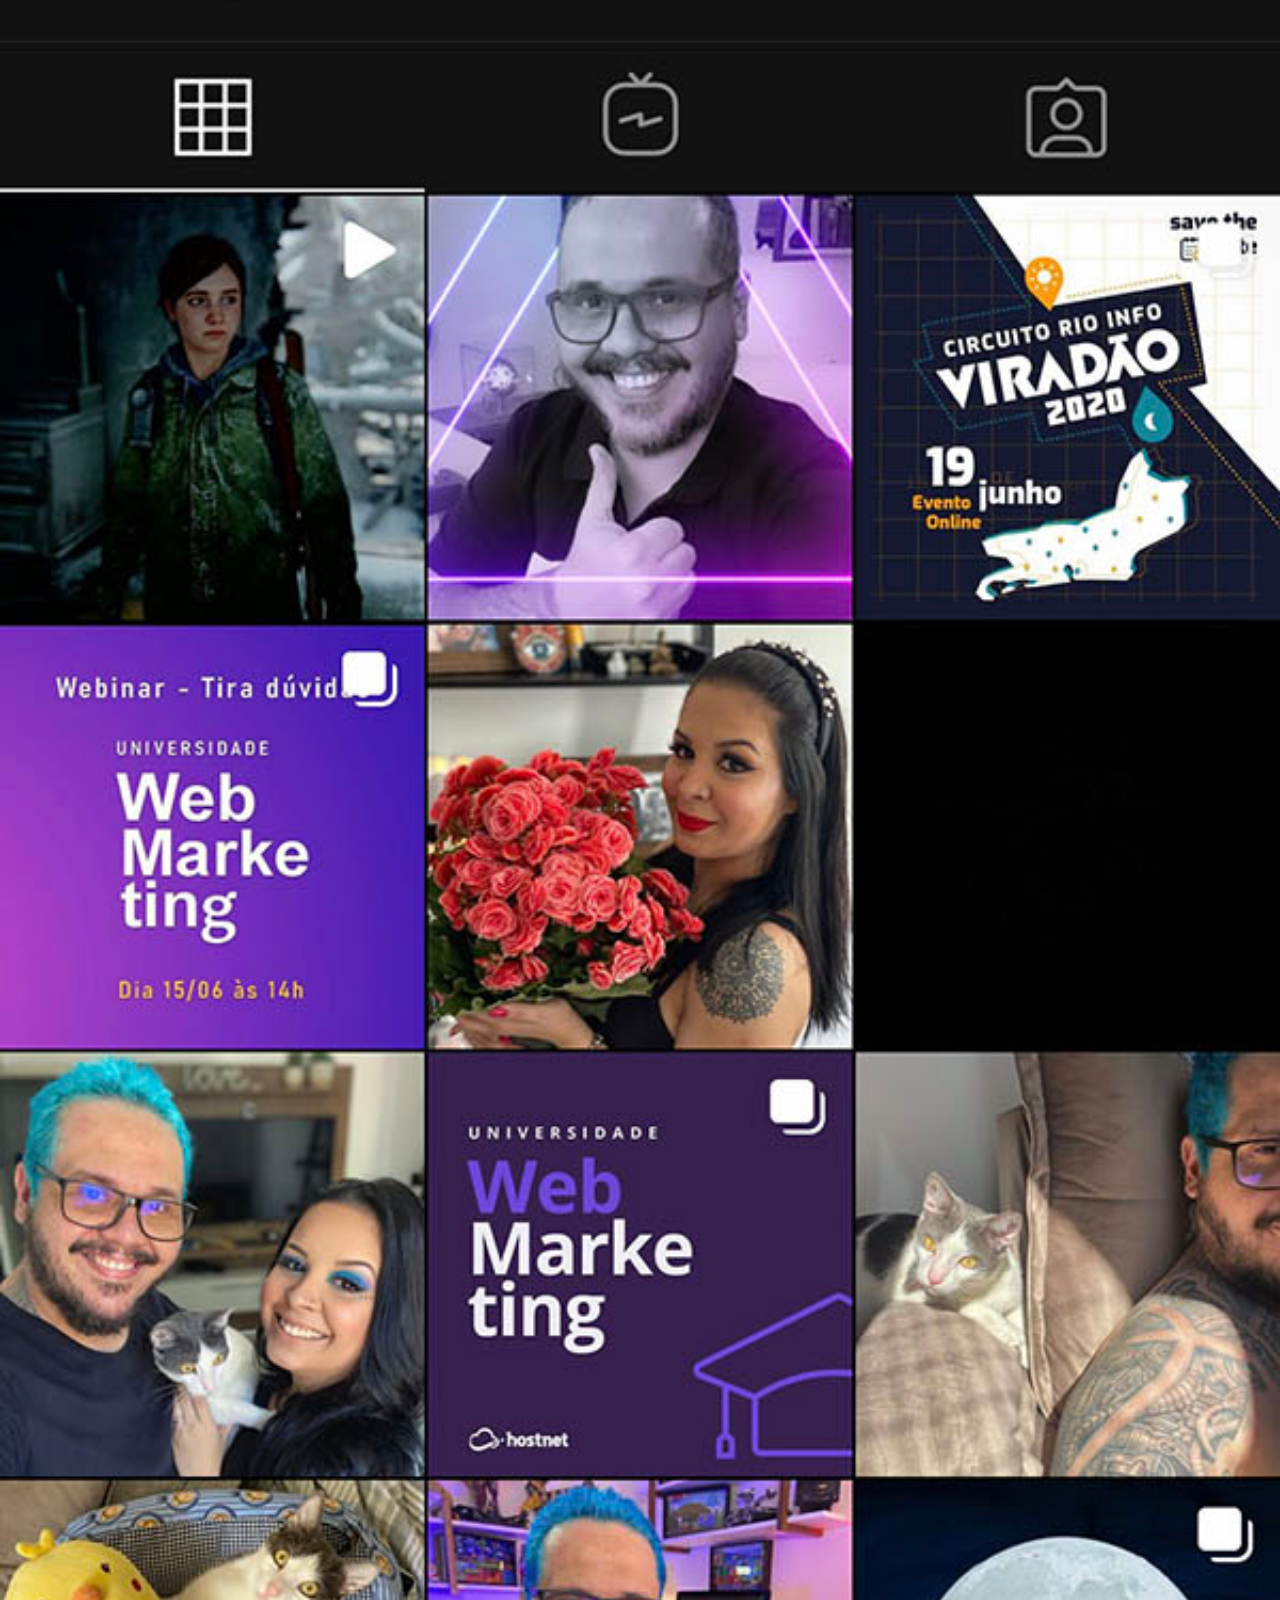
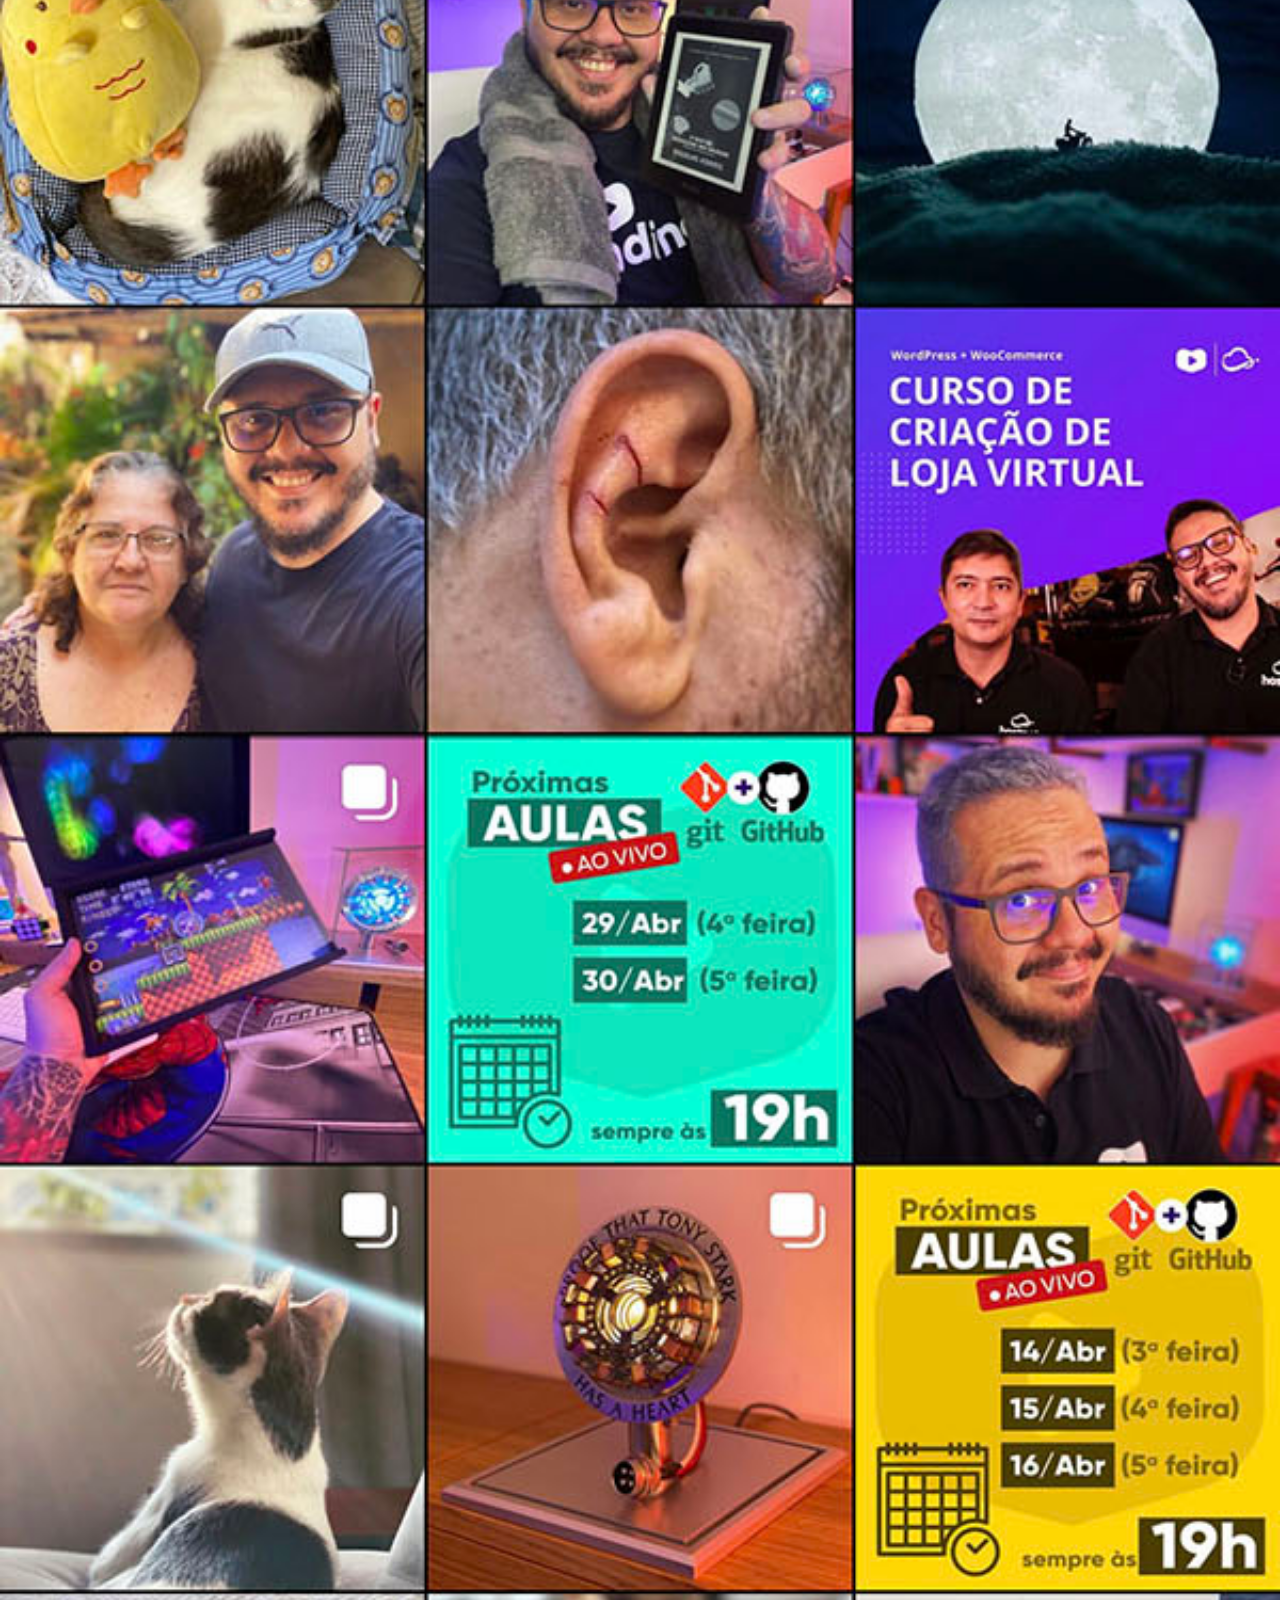
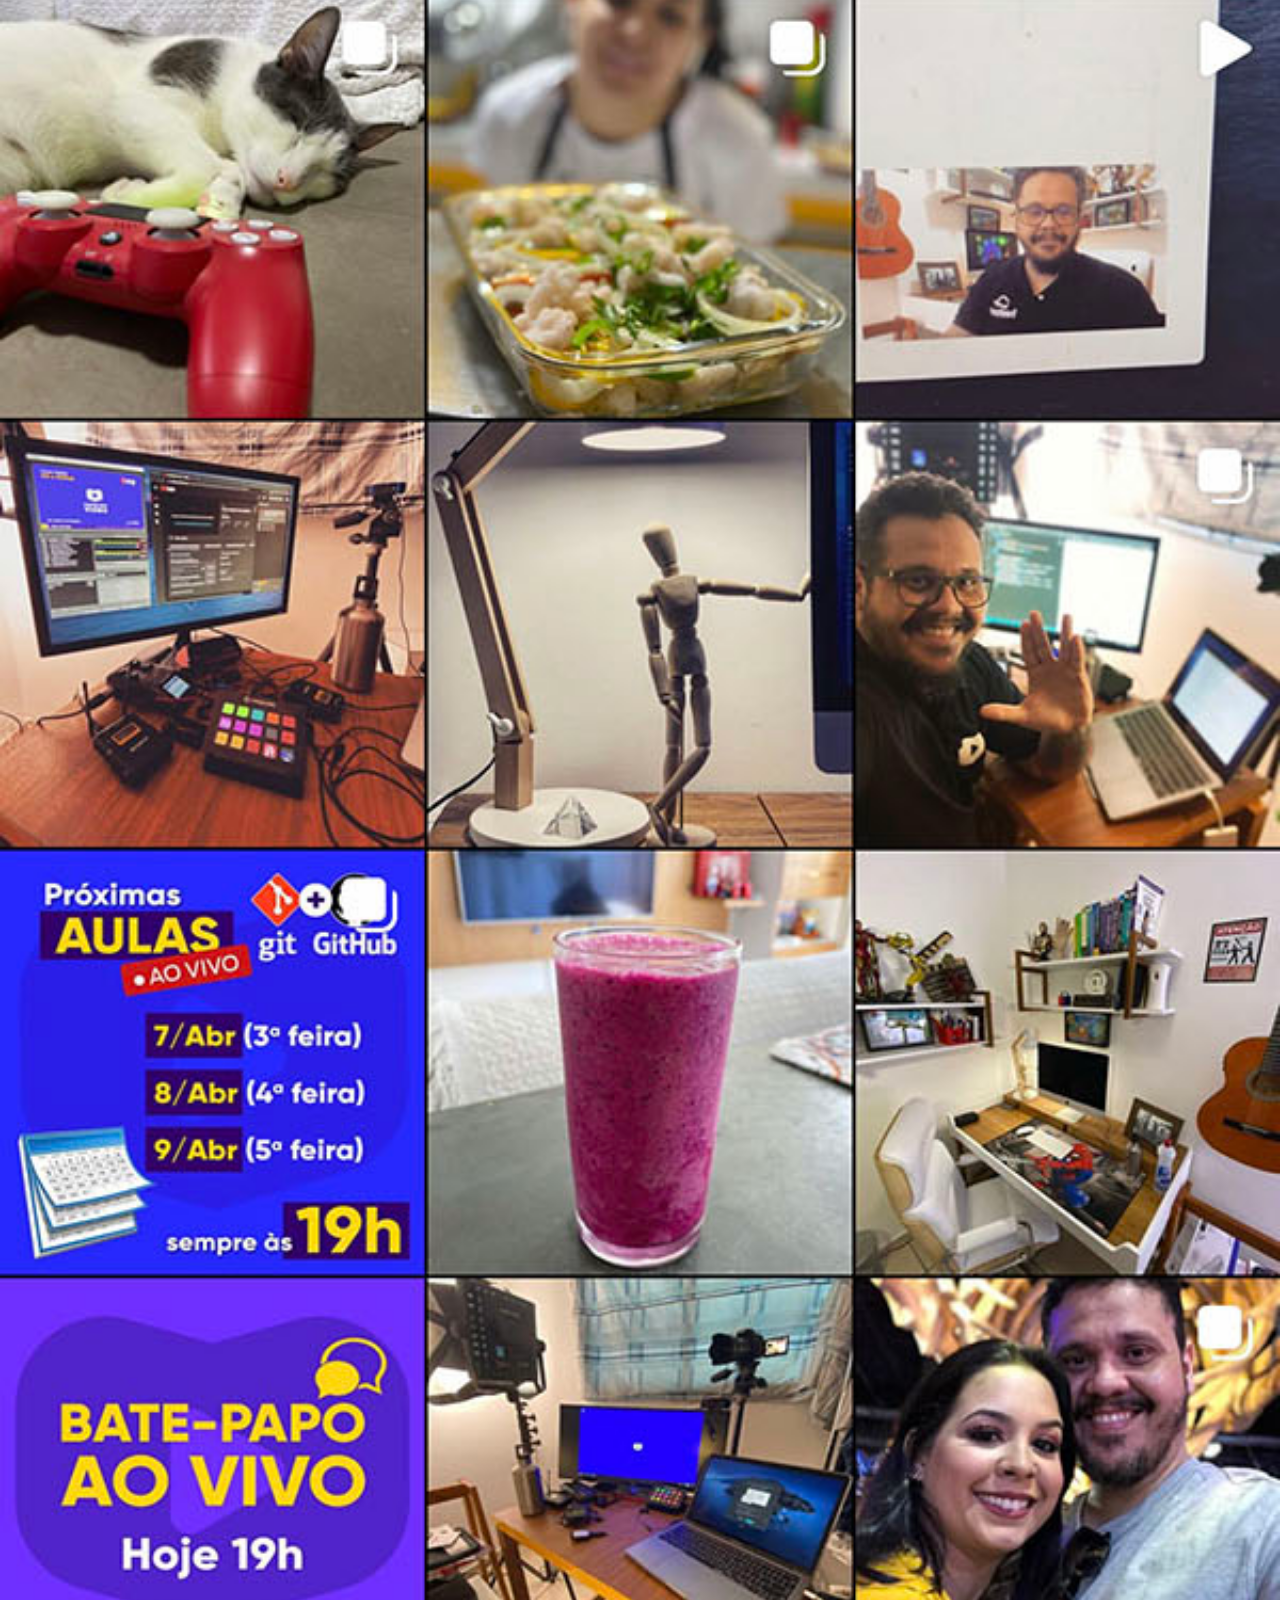
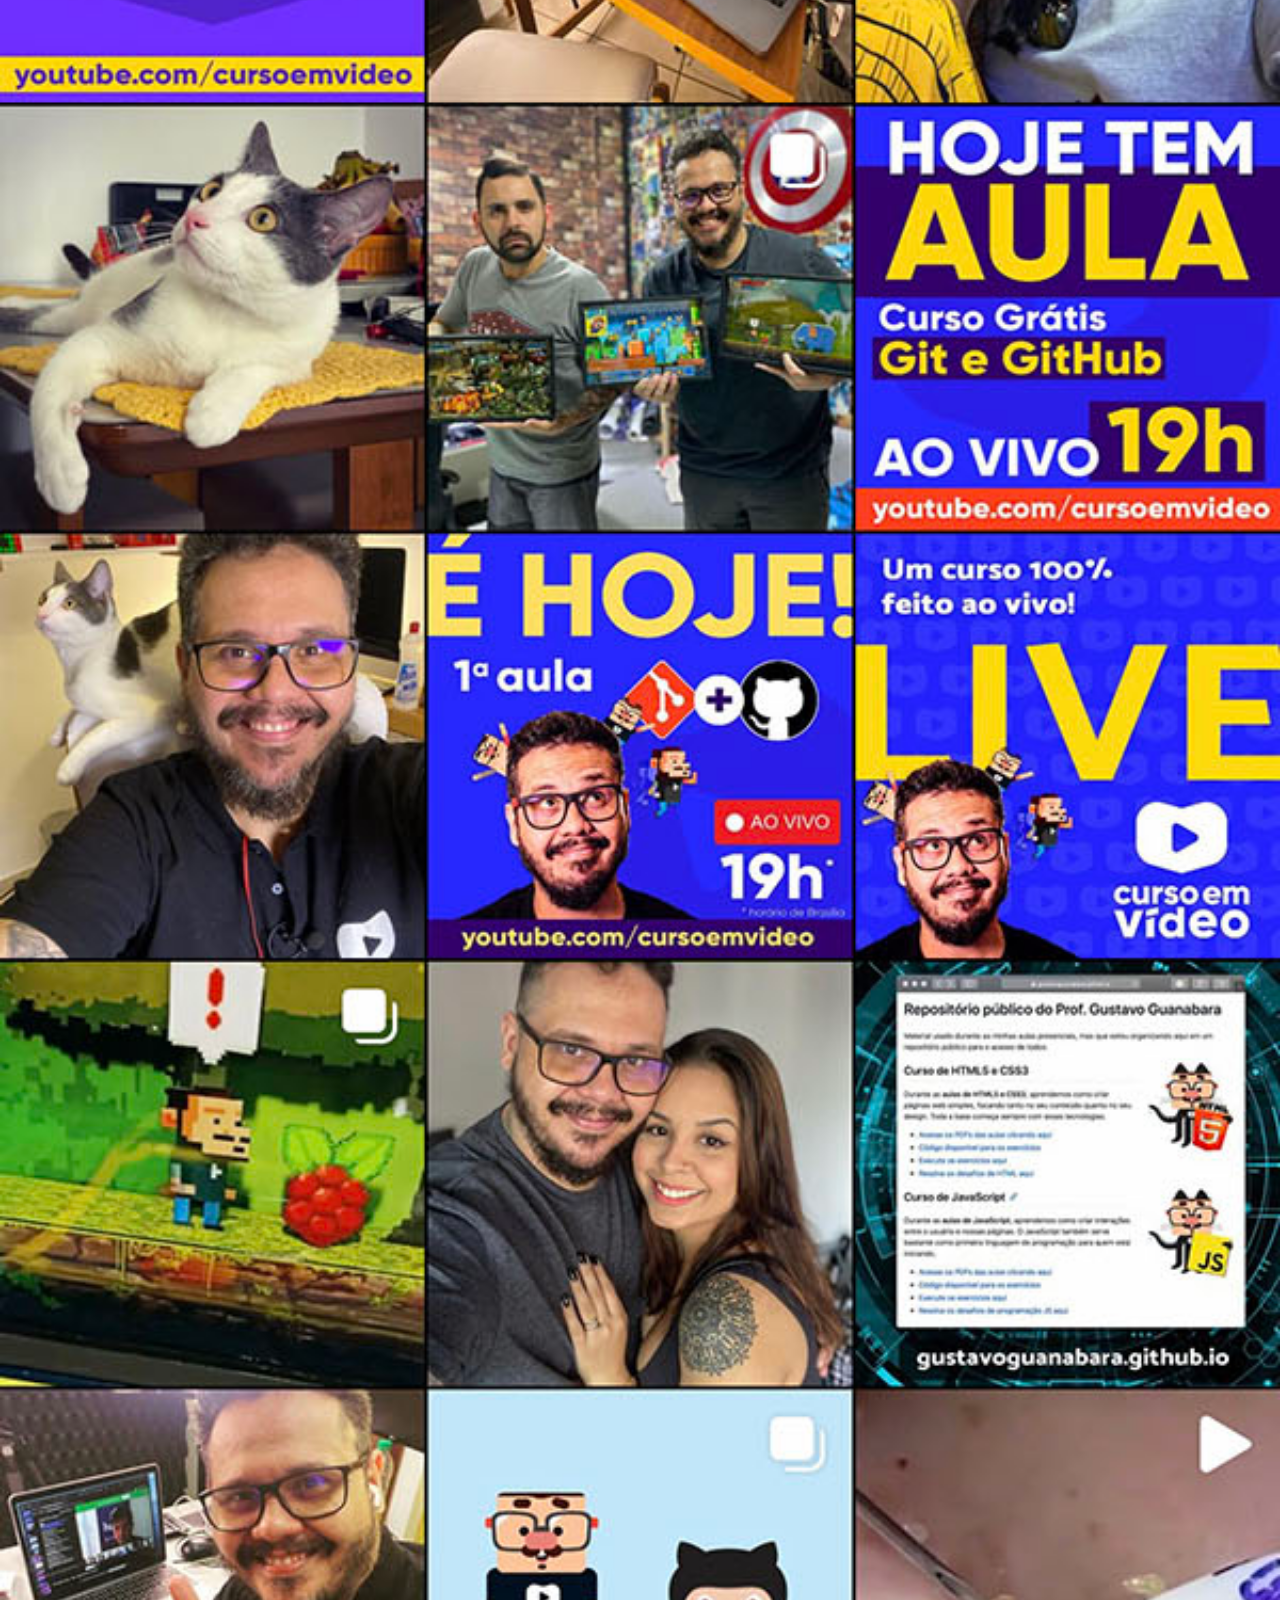
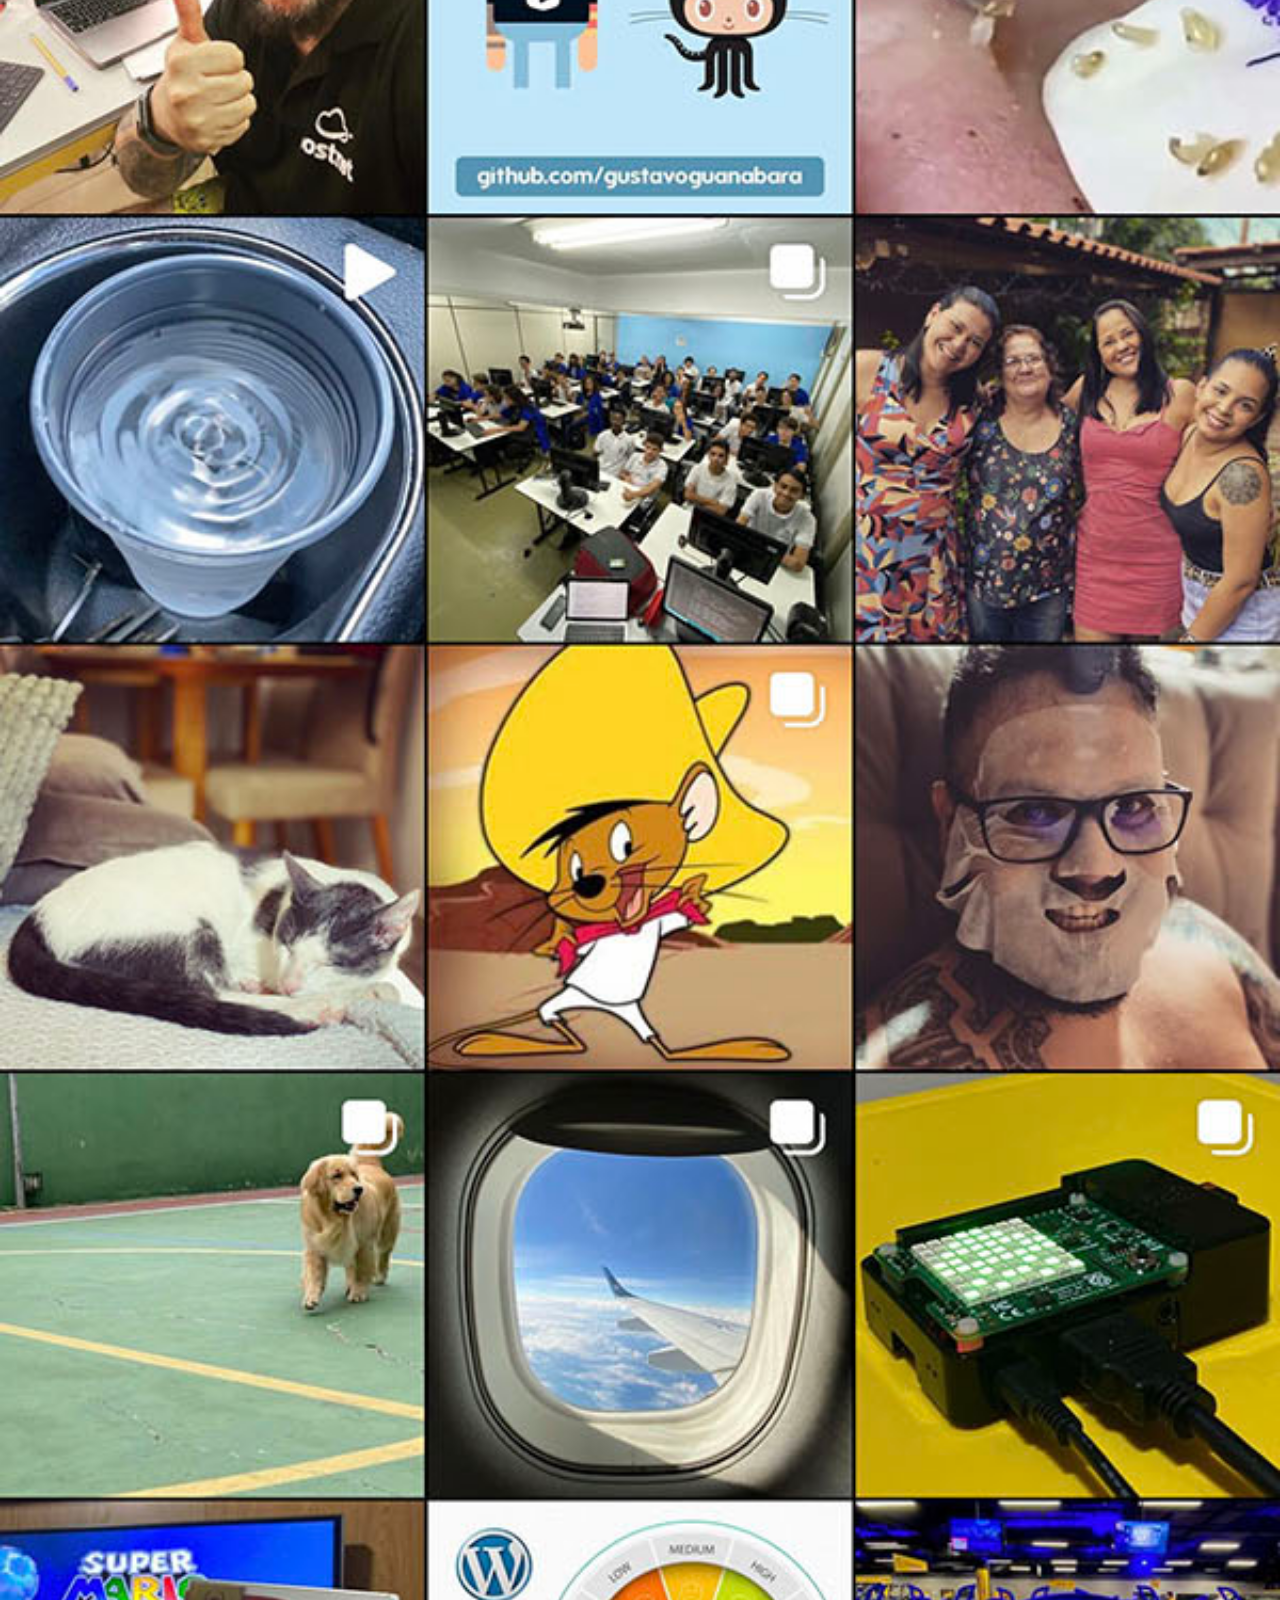
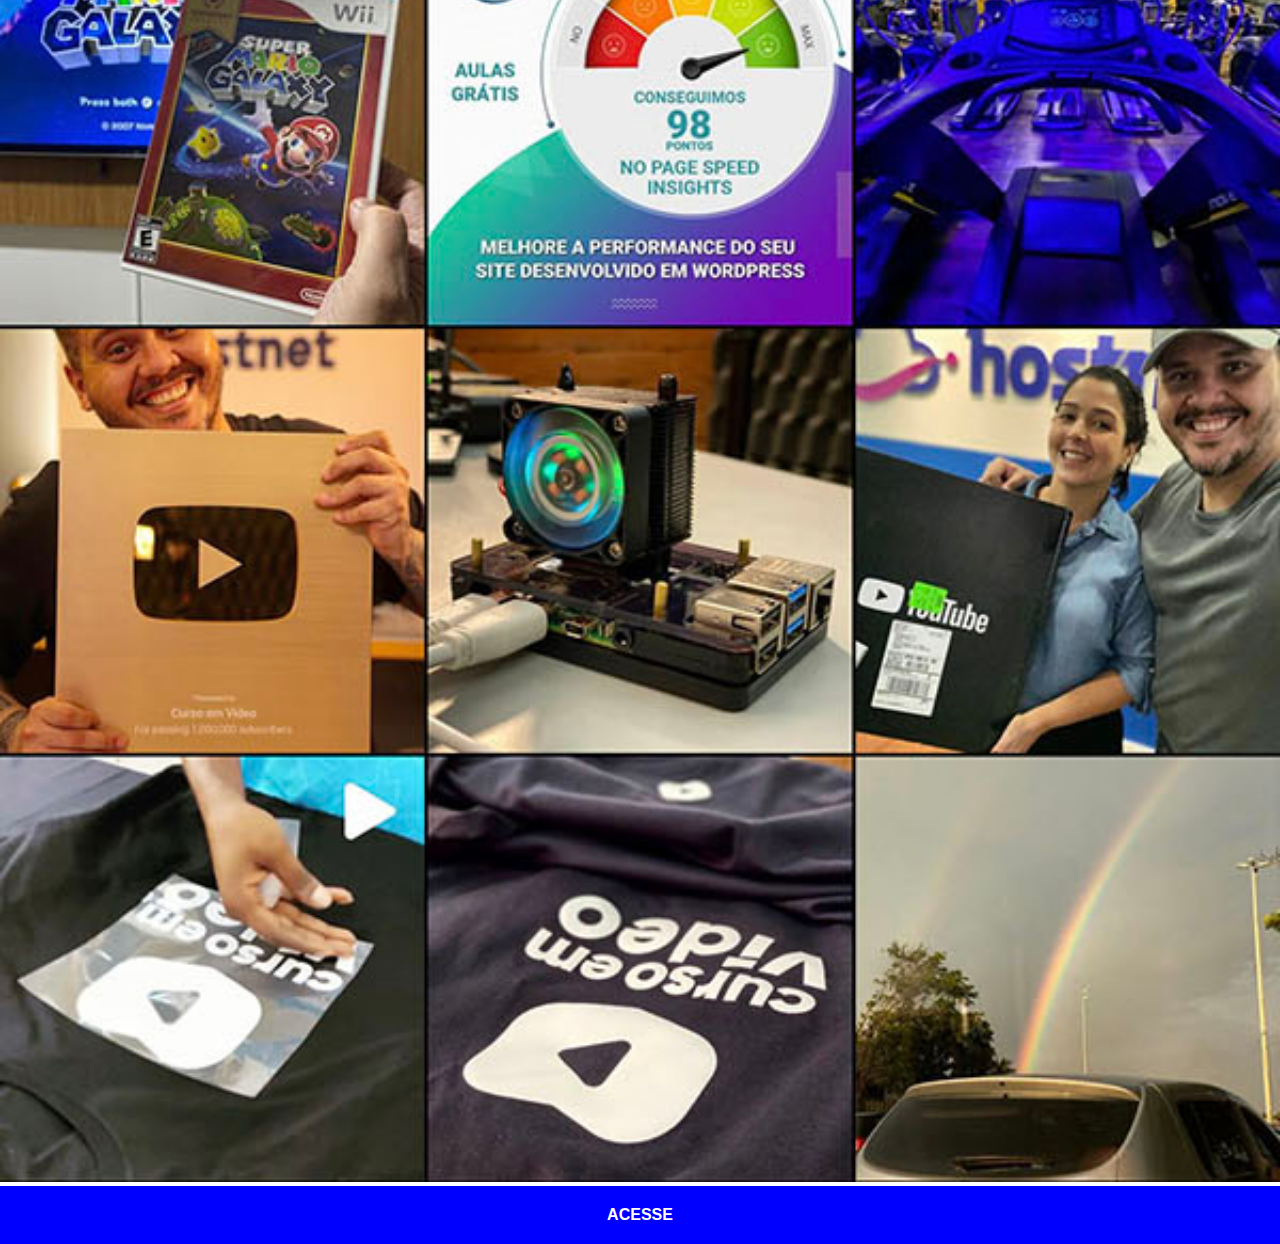
<file: instagram.html>
<!DOCTYPE html>
<html lang="pt-br">
<head>
  <meta charset="UTF-8">
  <meta http-equiv="X-UA-Compatible" content="IE=edge">
  <meta name="viewport" content="width=device-width, initial-scale=1.0">
  <title>Instagram</title>
  <link rel="stylesheet" href="social.css">
</head>
<body>
  <div>
    <img src="pacote-d013/pacote-d013/imagens/tela-instagram.jpg" alt="">
    <a href="">ACESSE</a>
  </div>
</body>
</html>
</file>
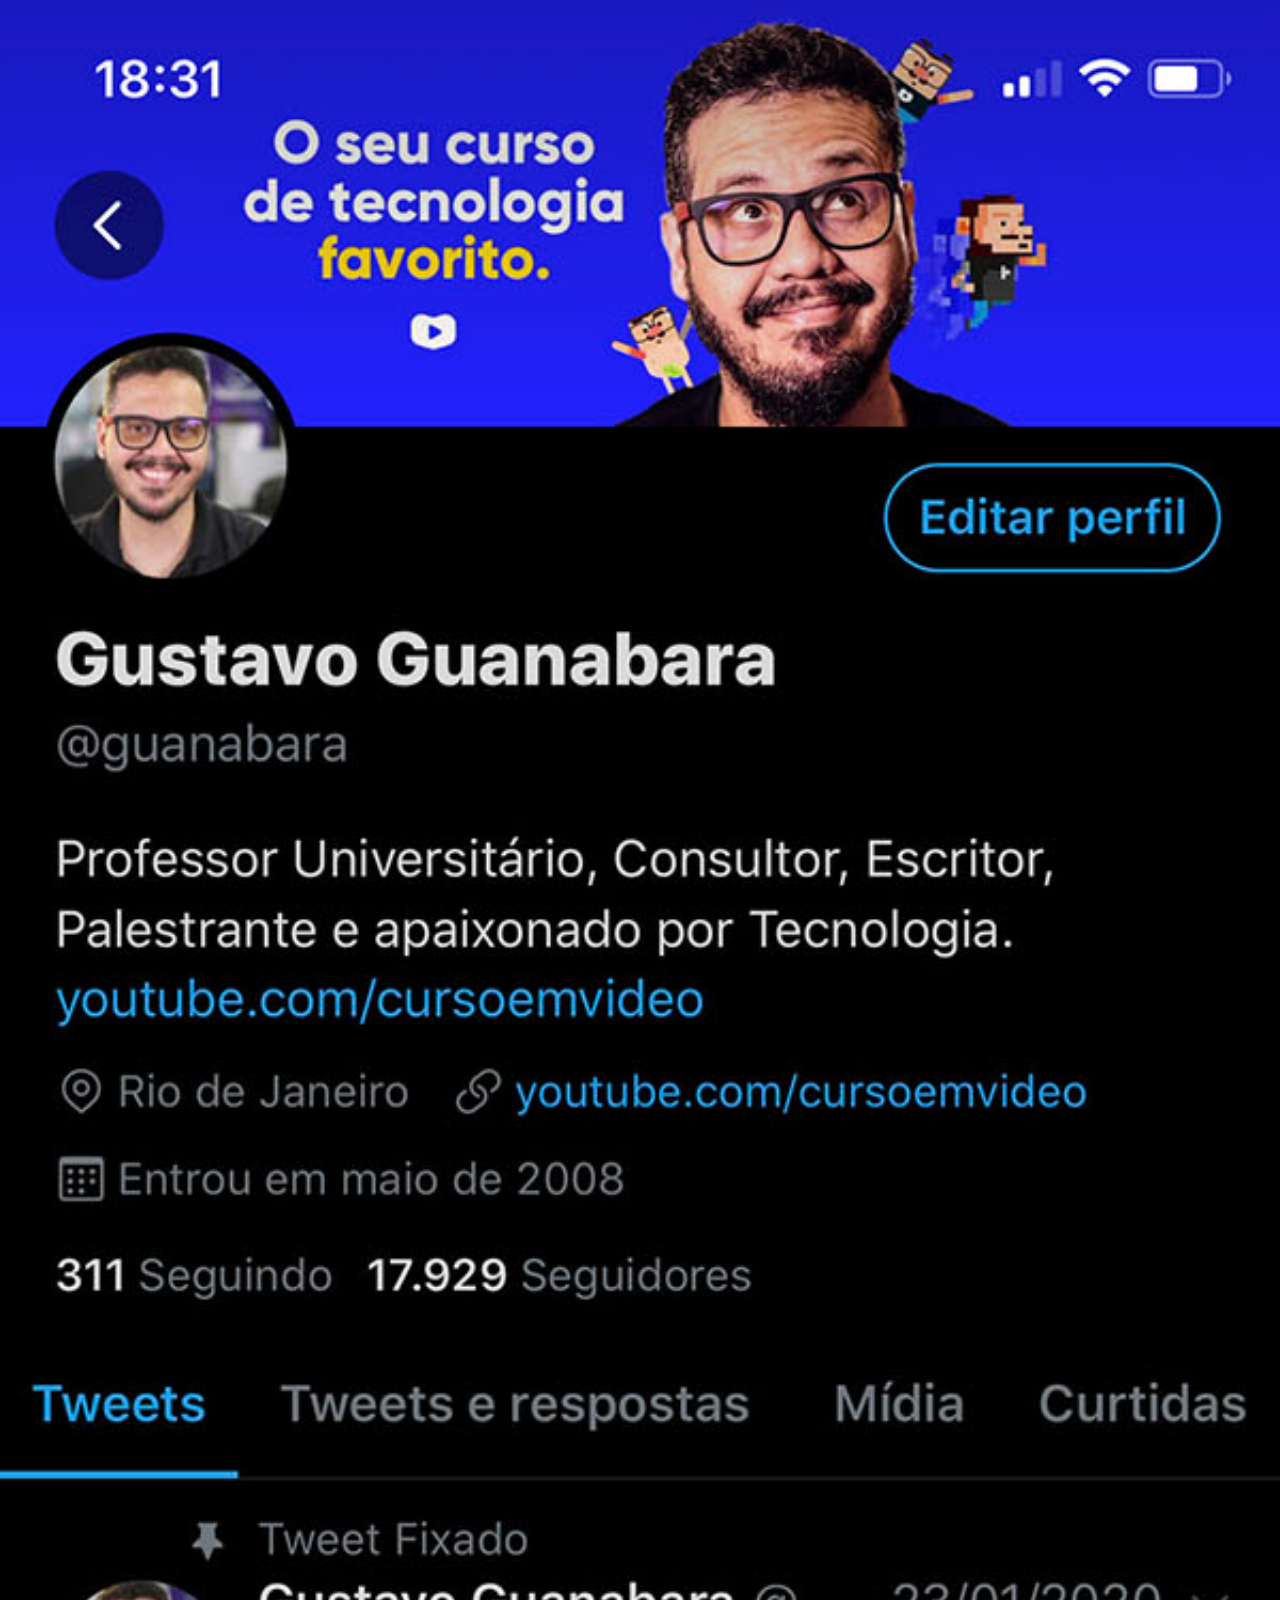
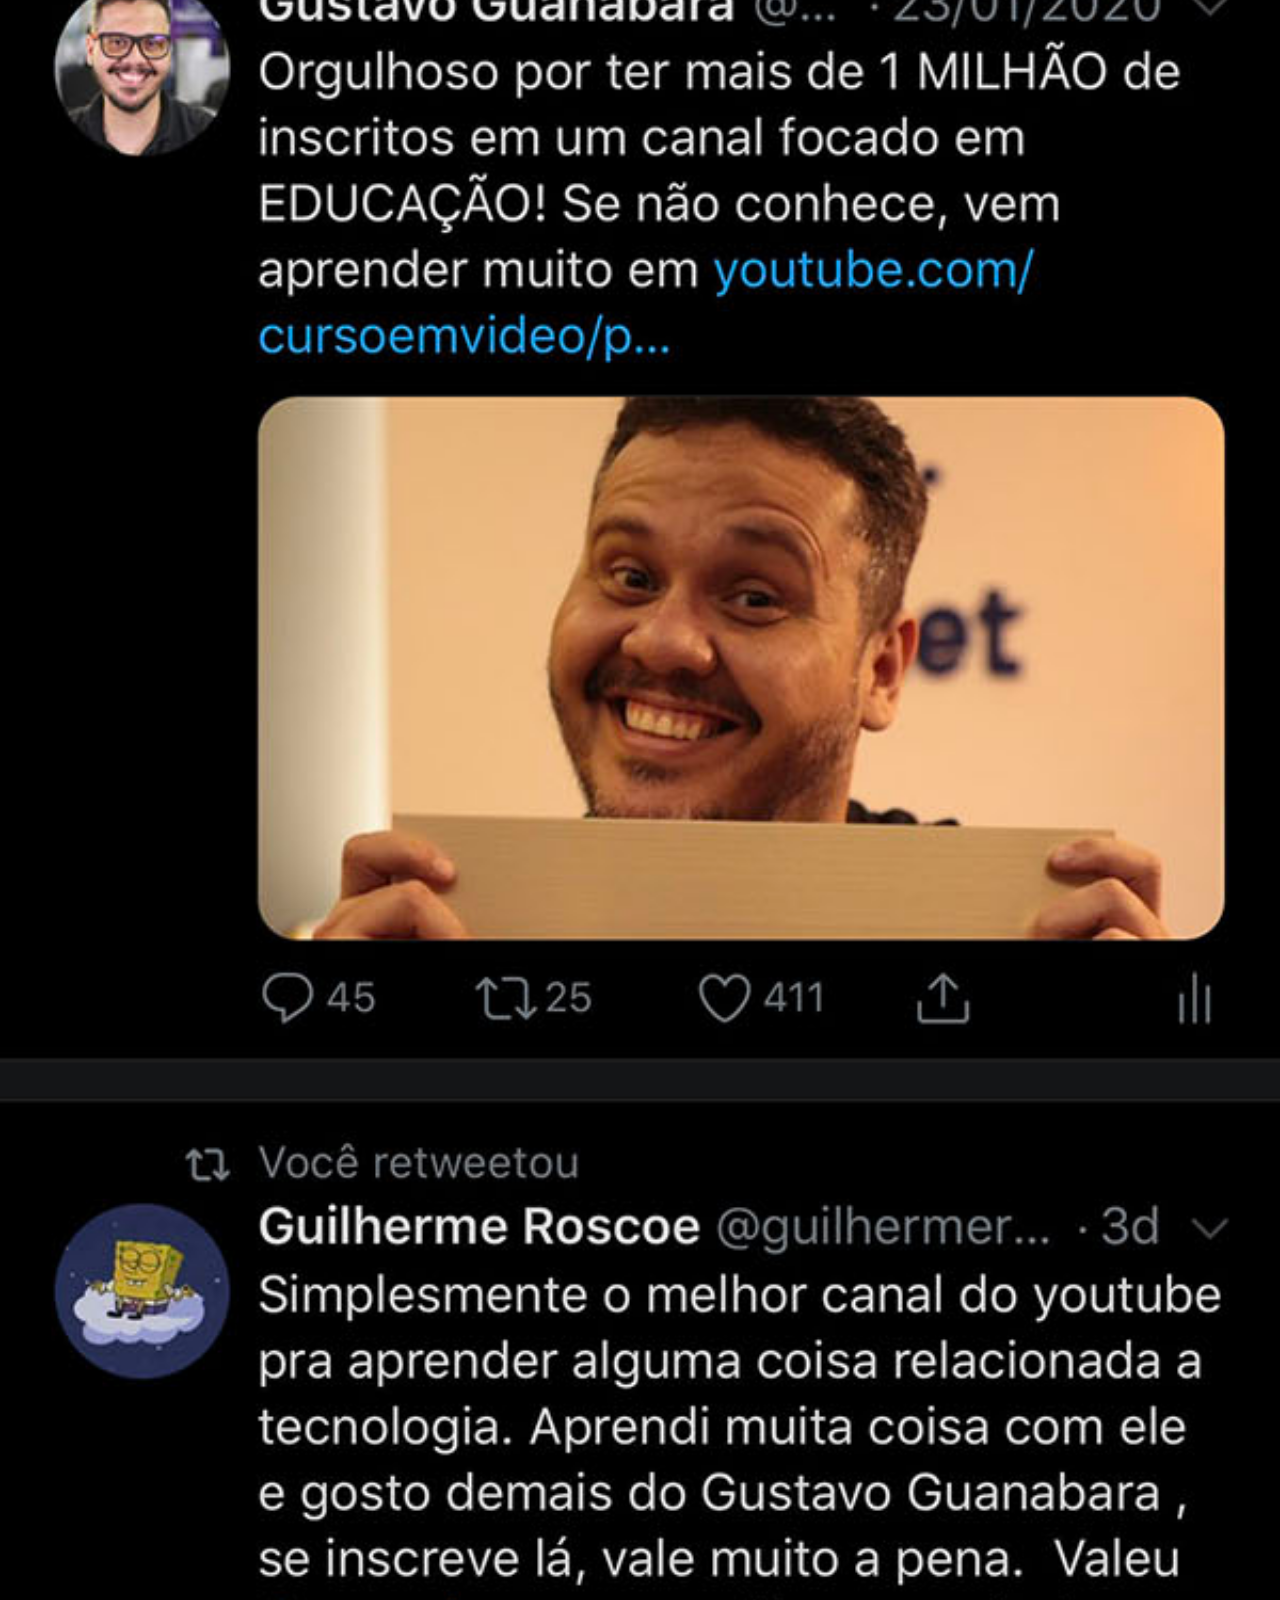
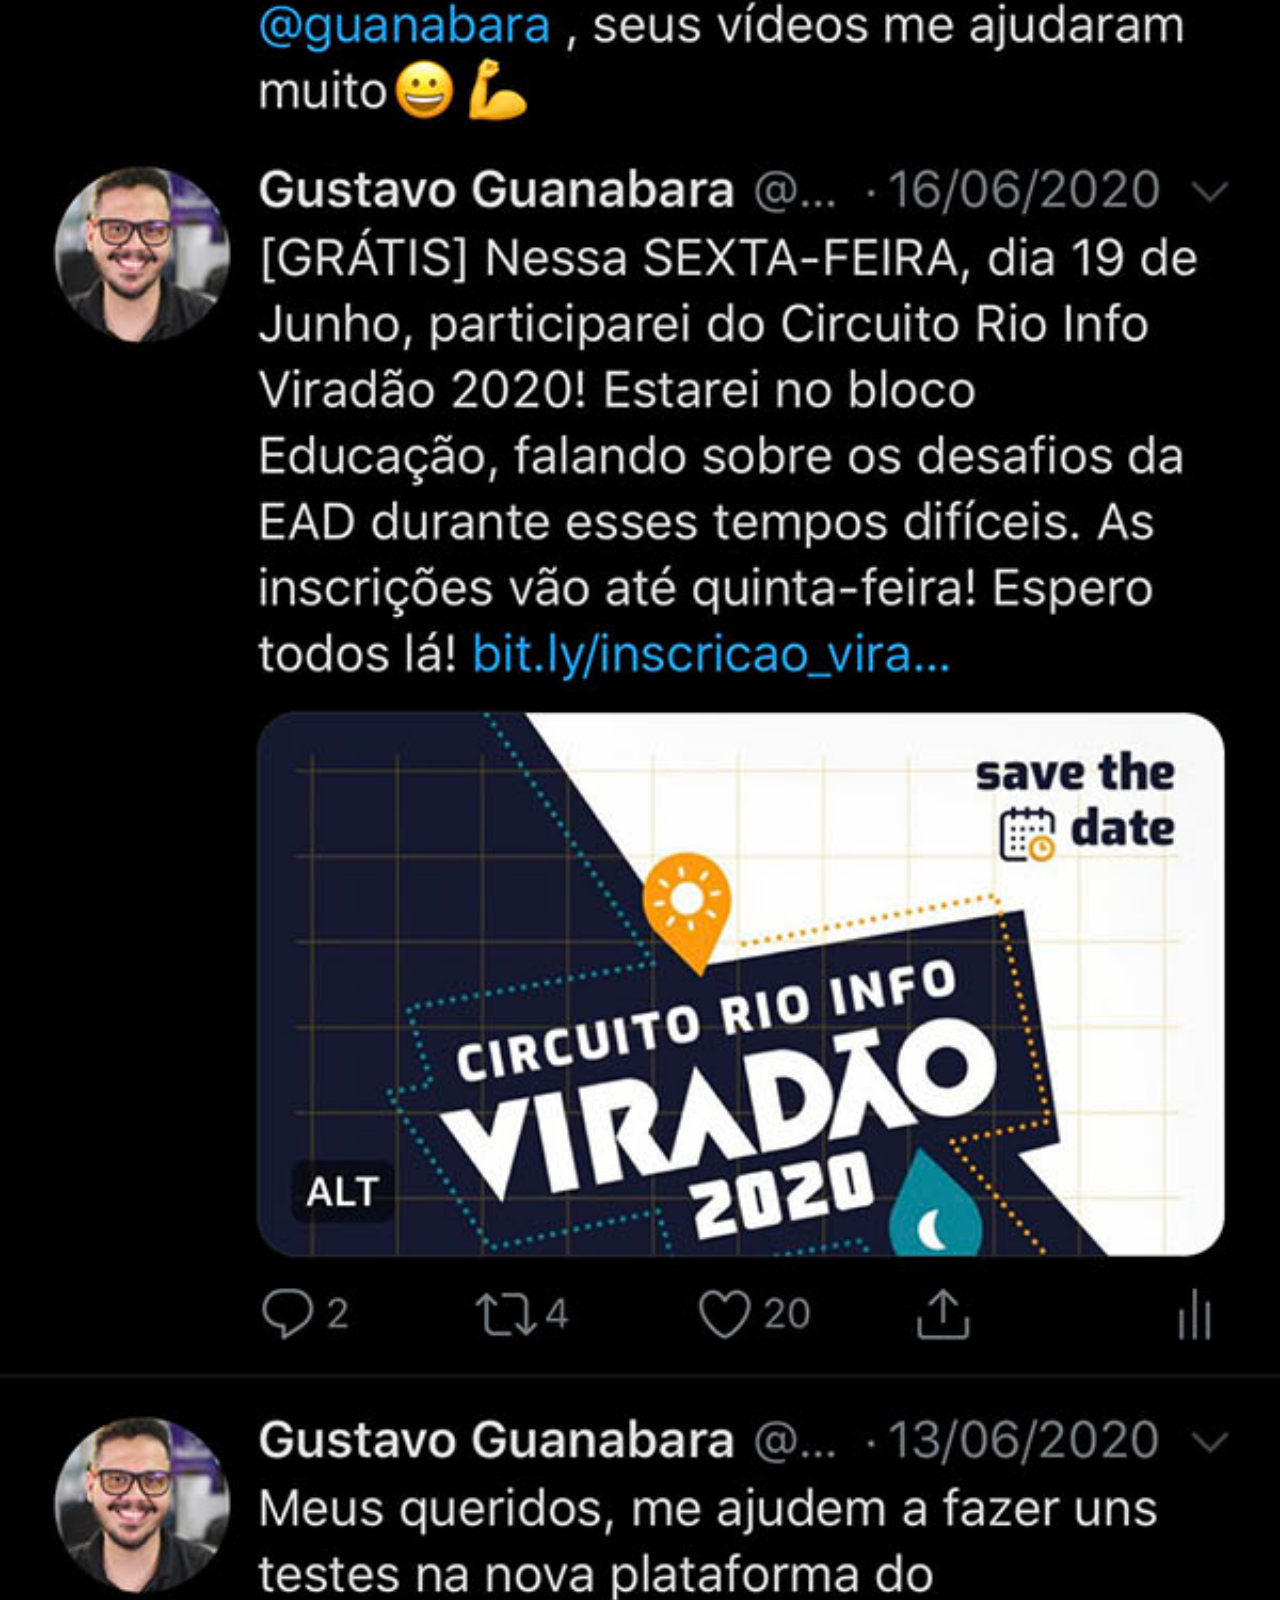
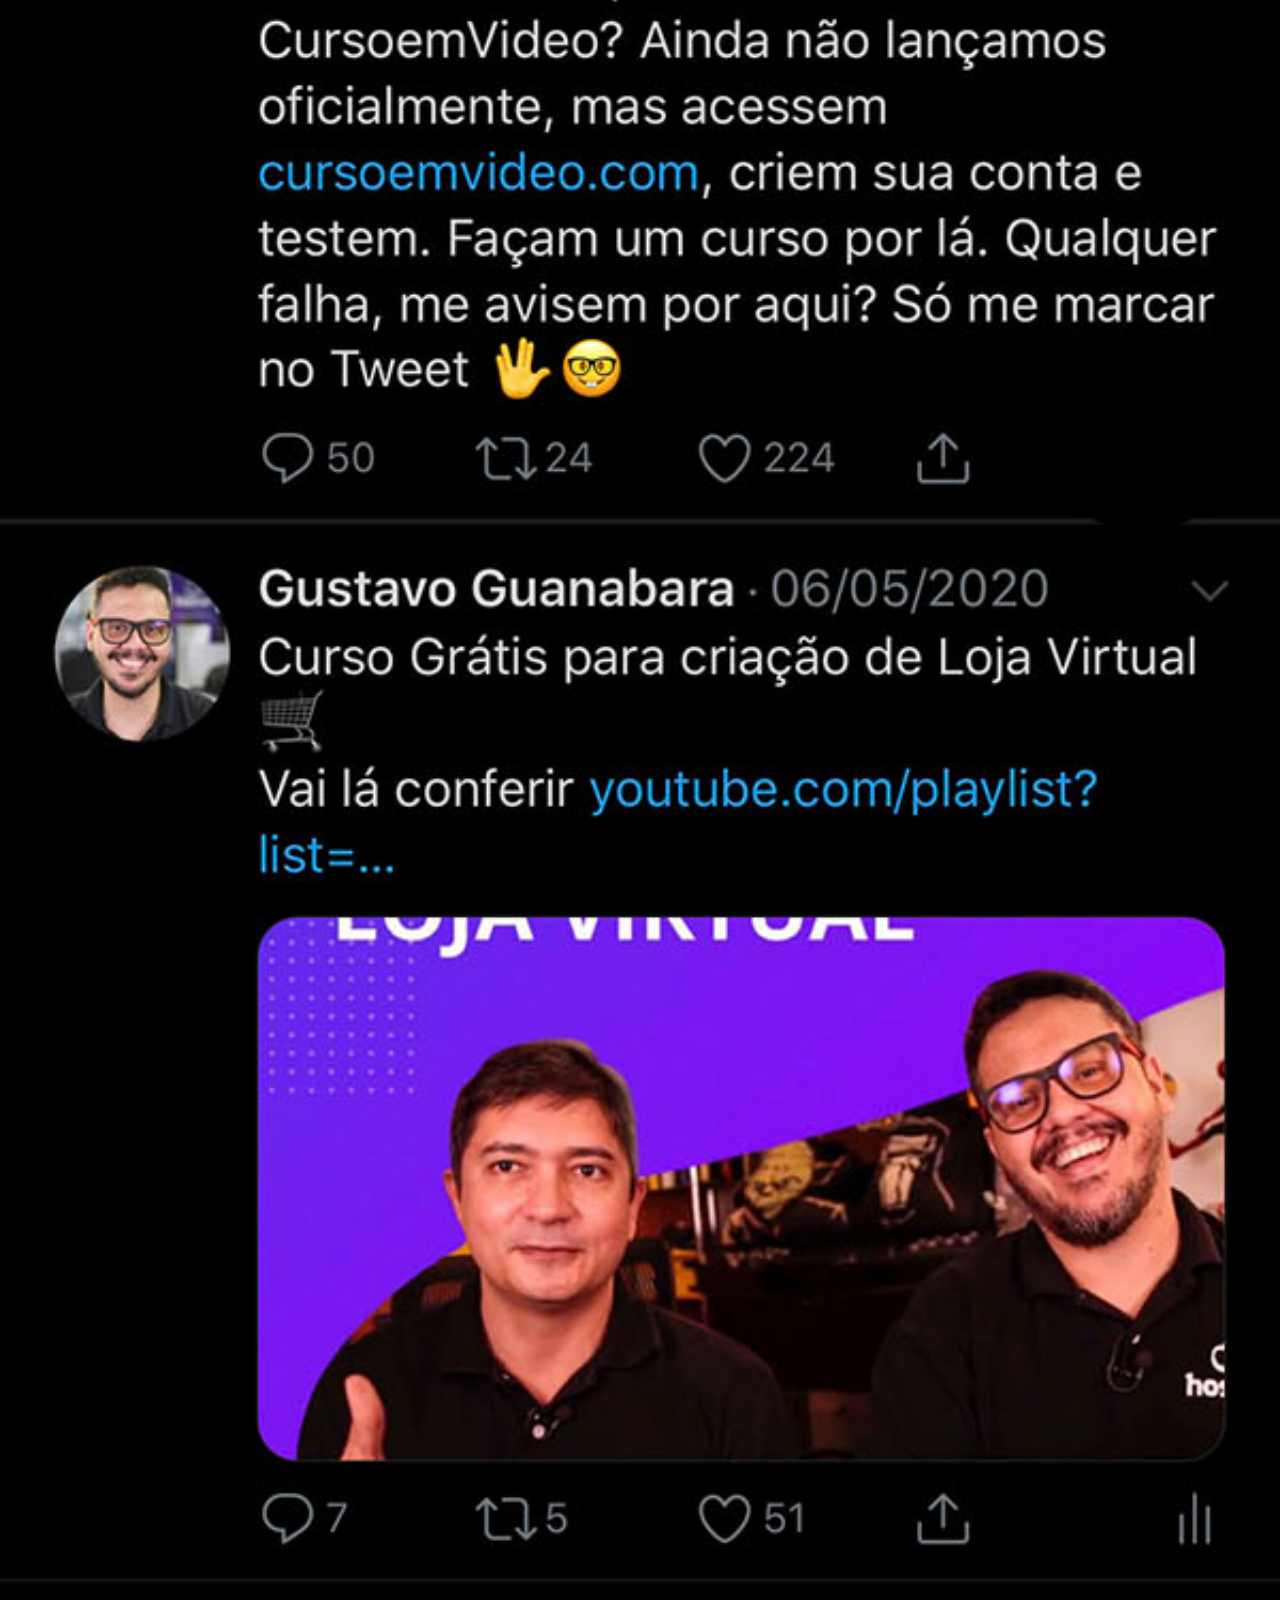
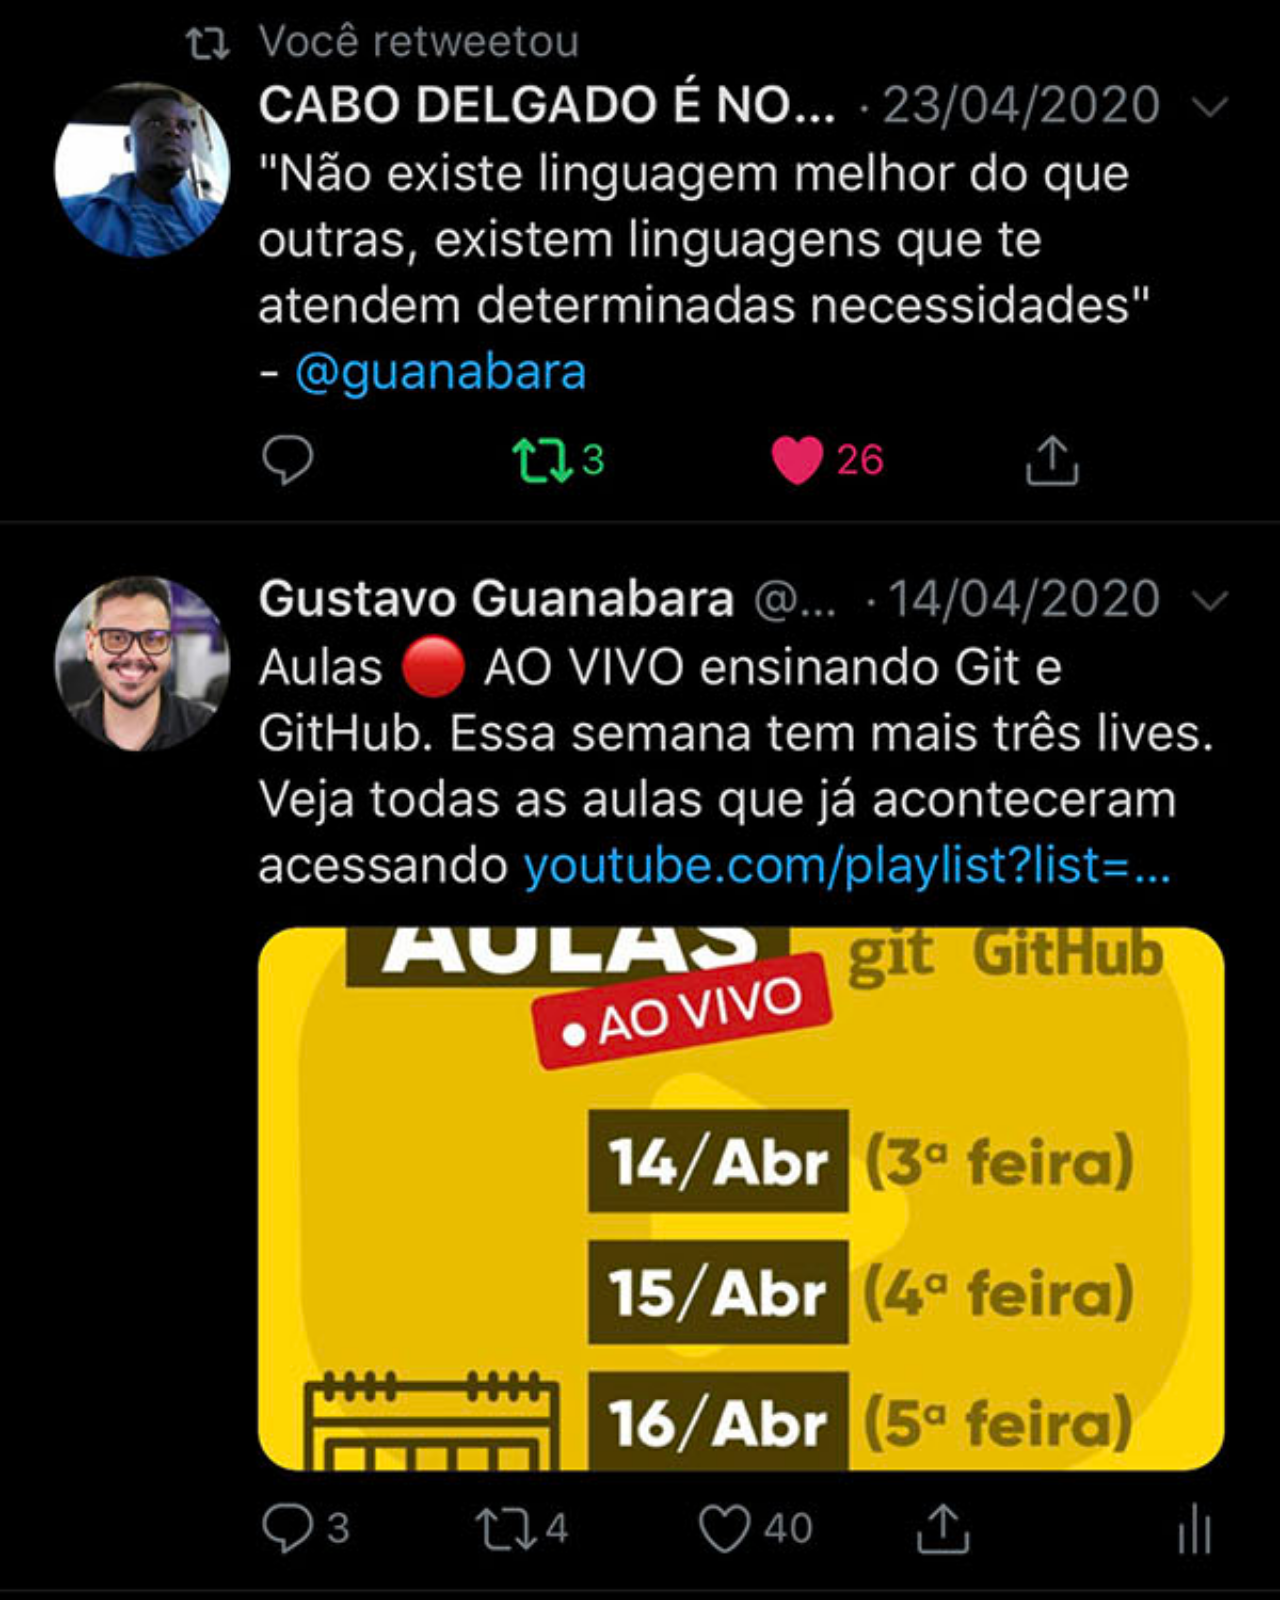
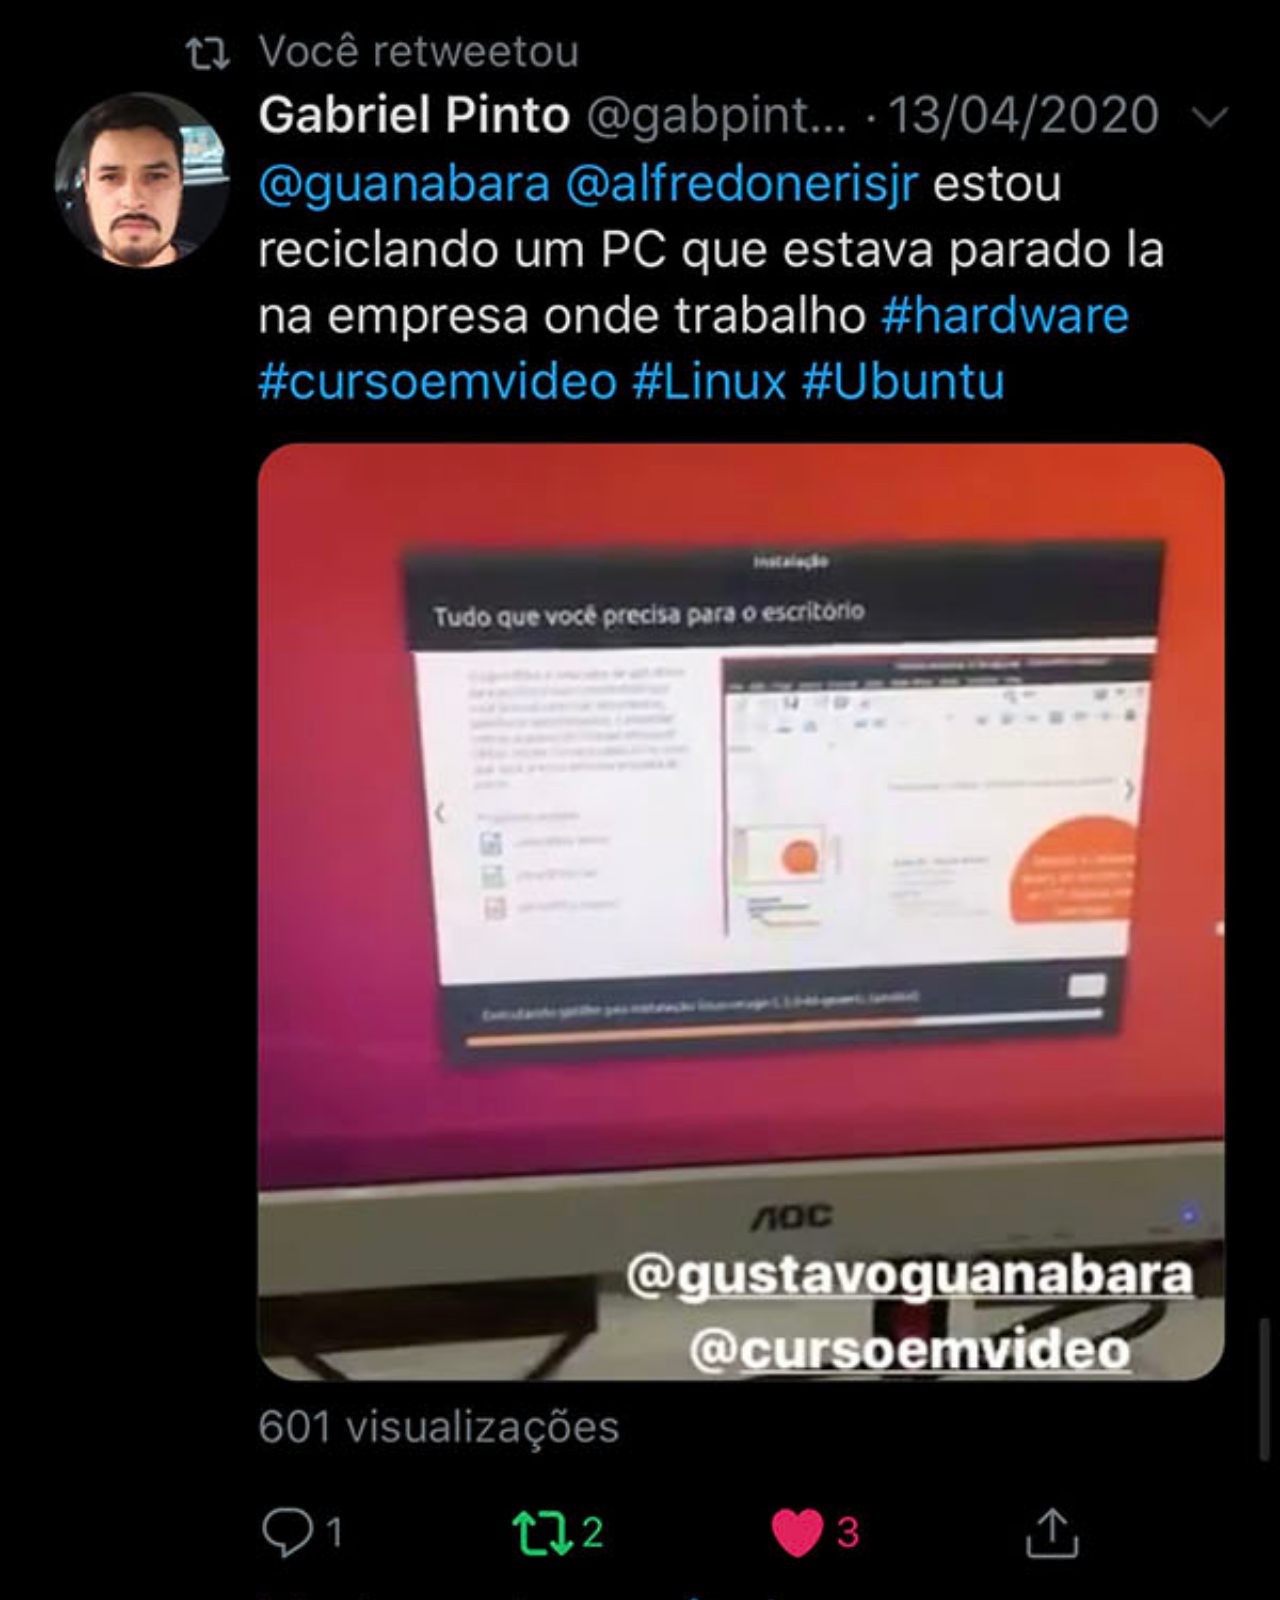
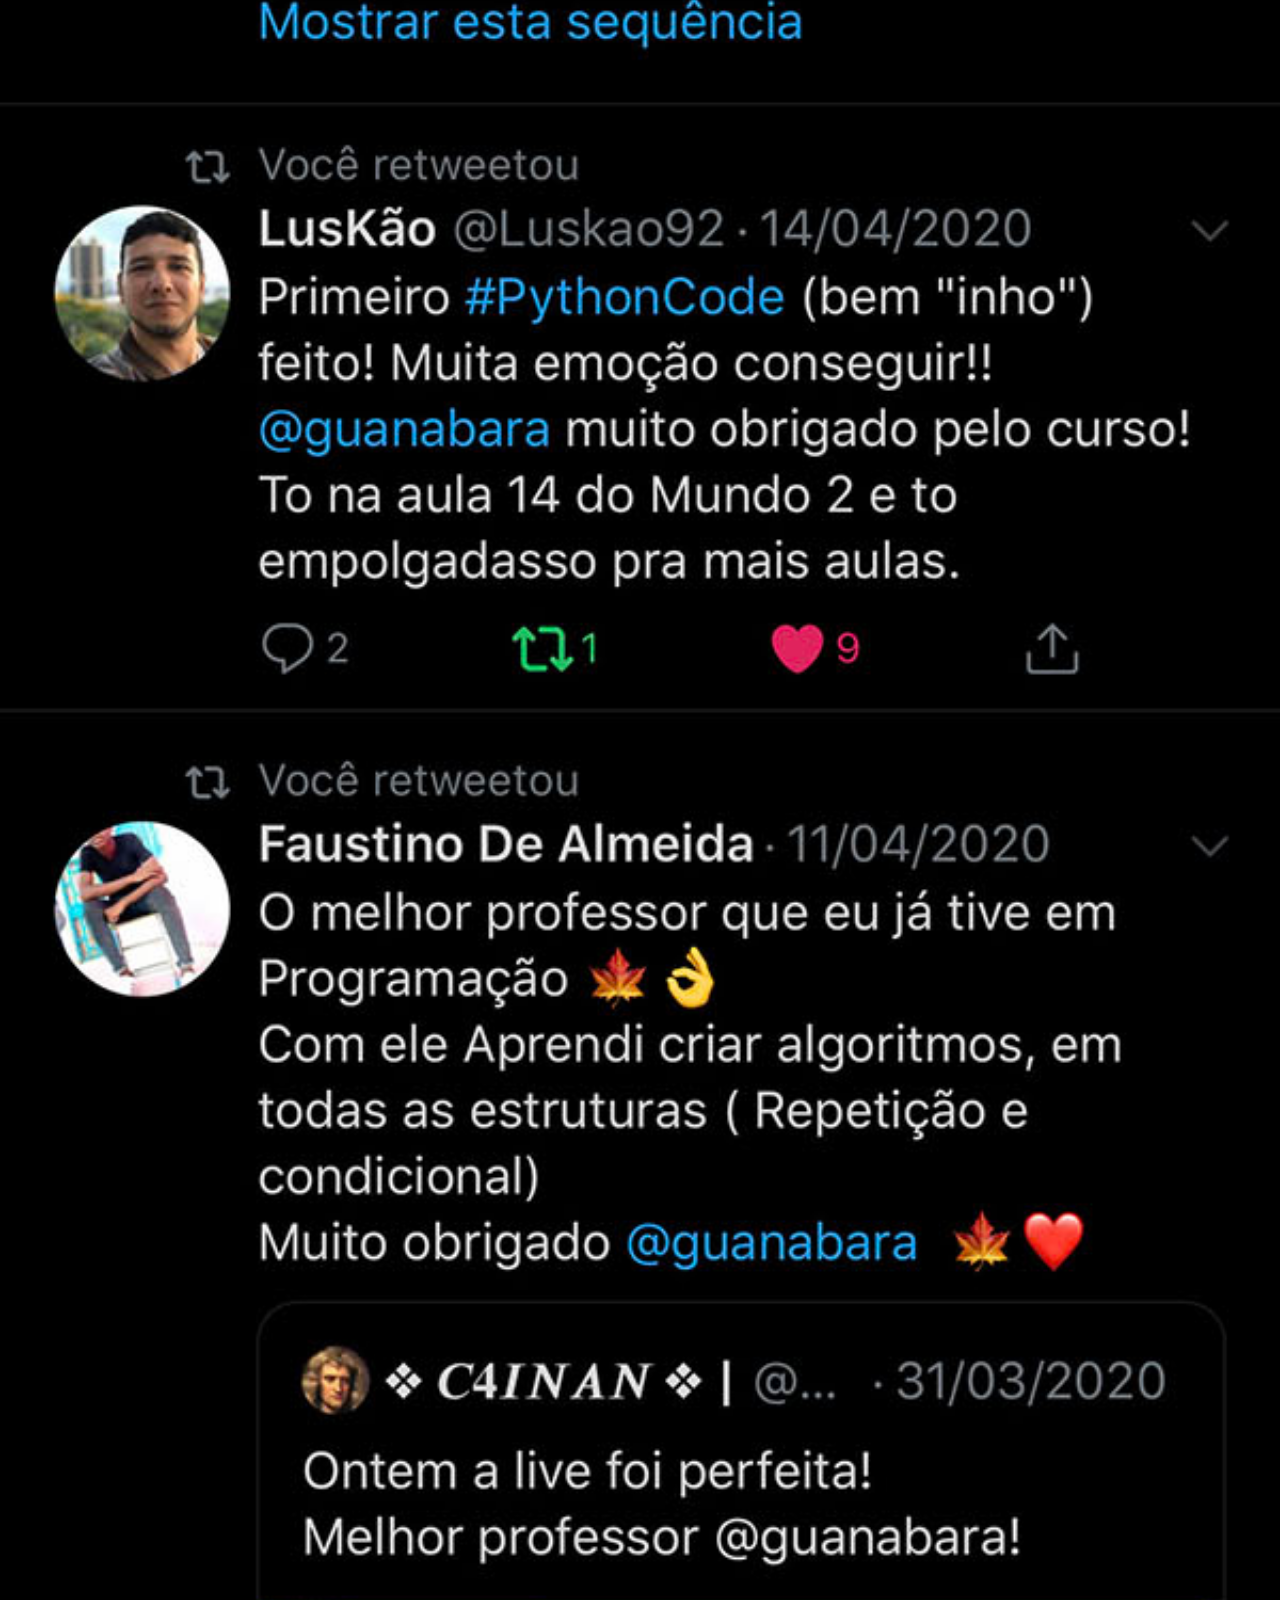
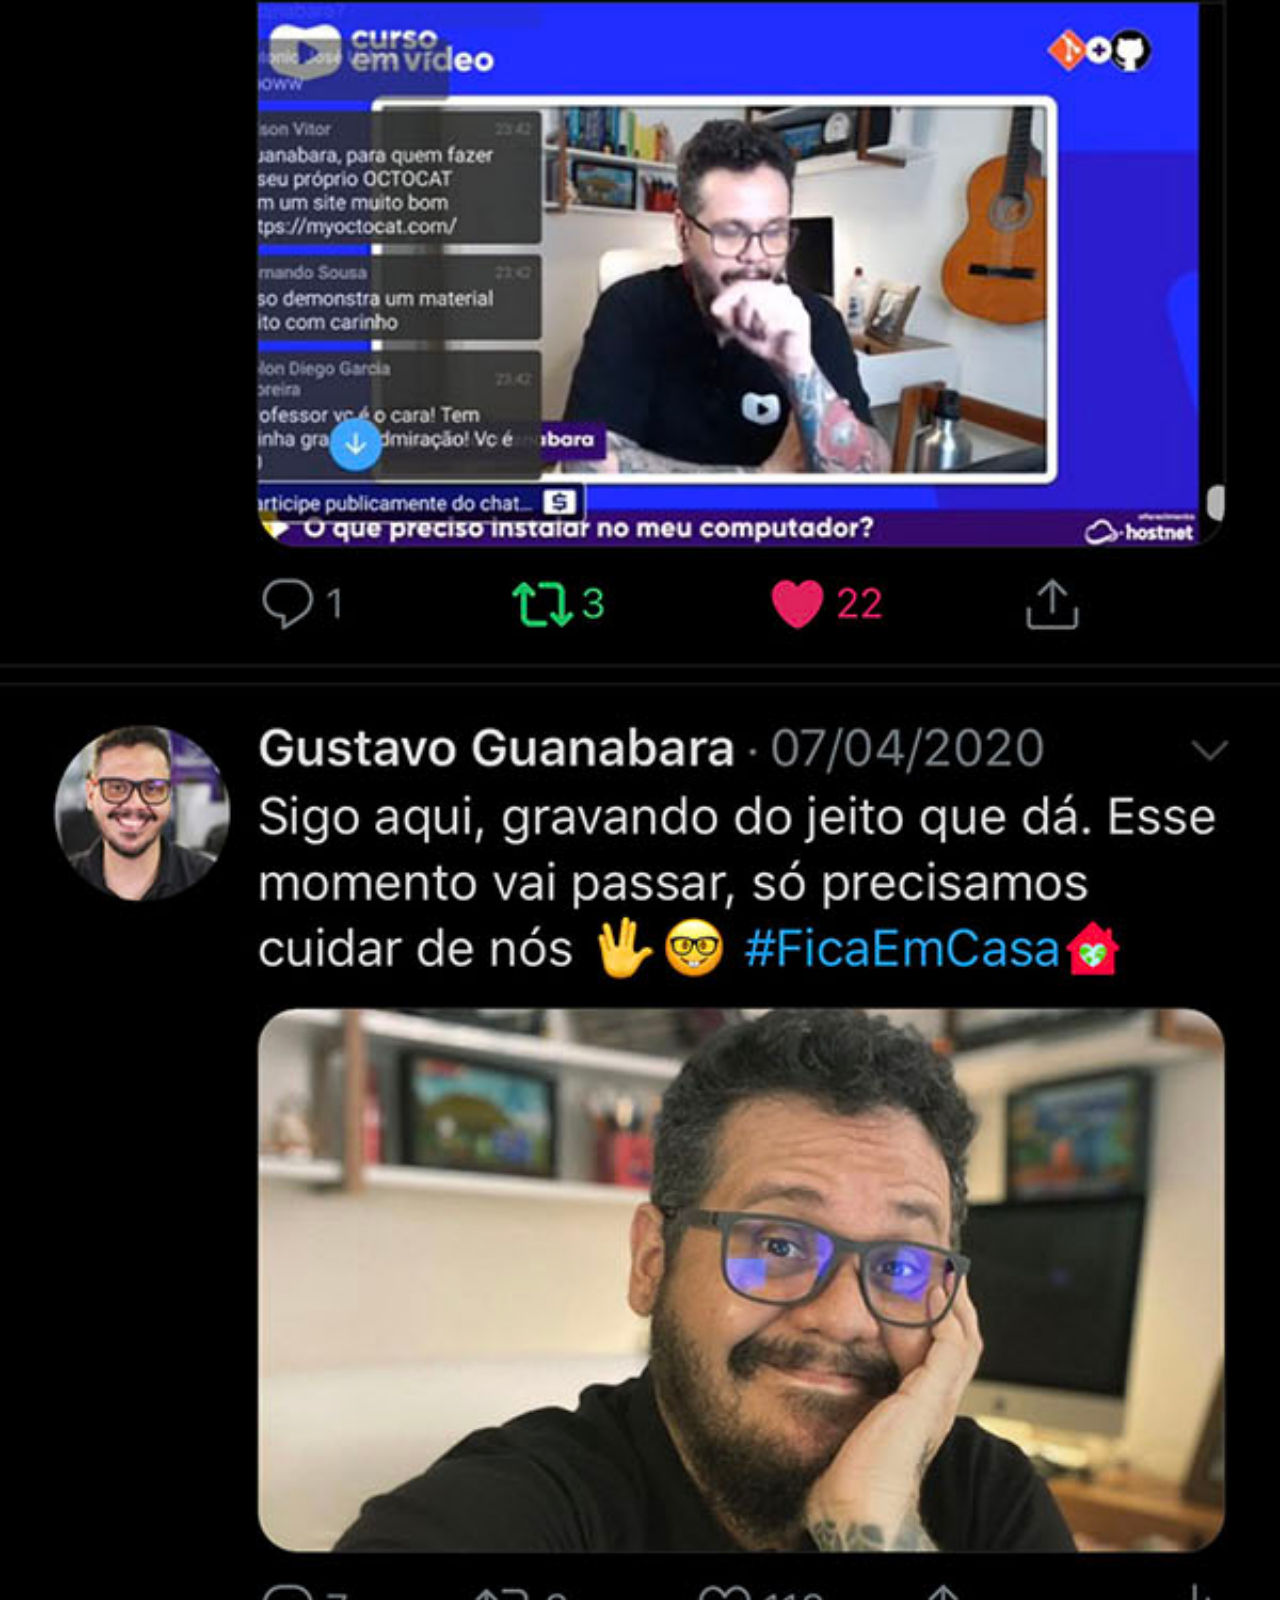
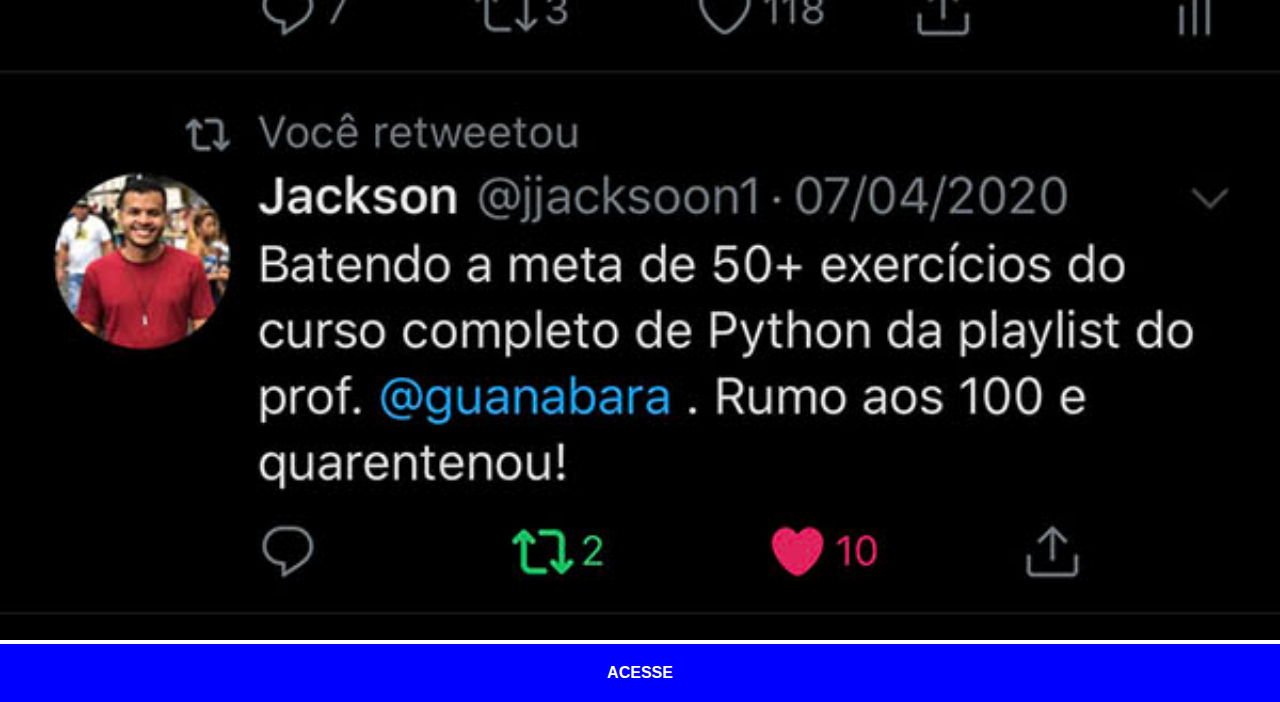
<file: twitter.html>
<!DOCTYPE html>
<html lang="pt-br">
<head>
  <meta charset="UTF-8">
  <meta http-equiv="X-UA-Compatible" content="IE=edge">
  <meta name="viewport" content="width=device-width, initial-scale=1.0">
  <title>Twitter</title>
  <link rel="stylesheet" href="social.css">
</head>
<body>
  <div>
    <img src="pacote-d013/pacote-d013/imagens/tela-twitter.jpg" alt="">
    <a href="">ACESSE</a>
  </div>
</body>
</html>
</file>
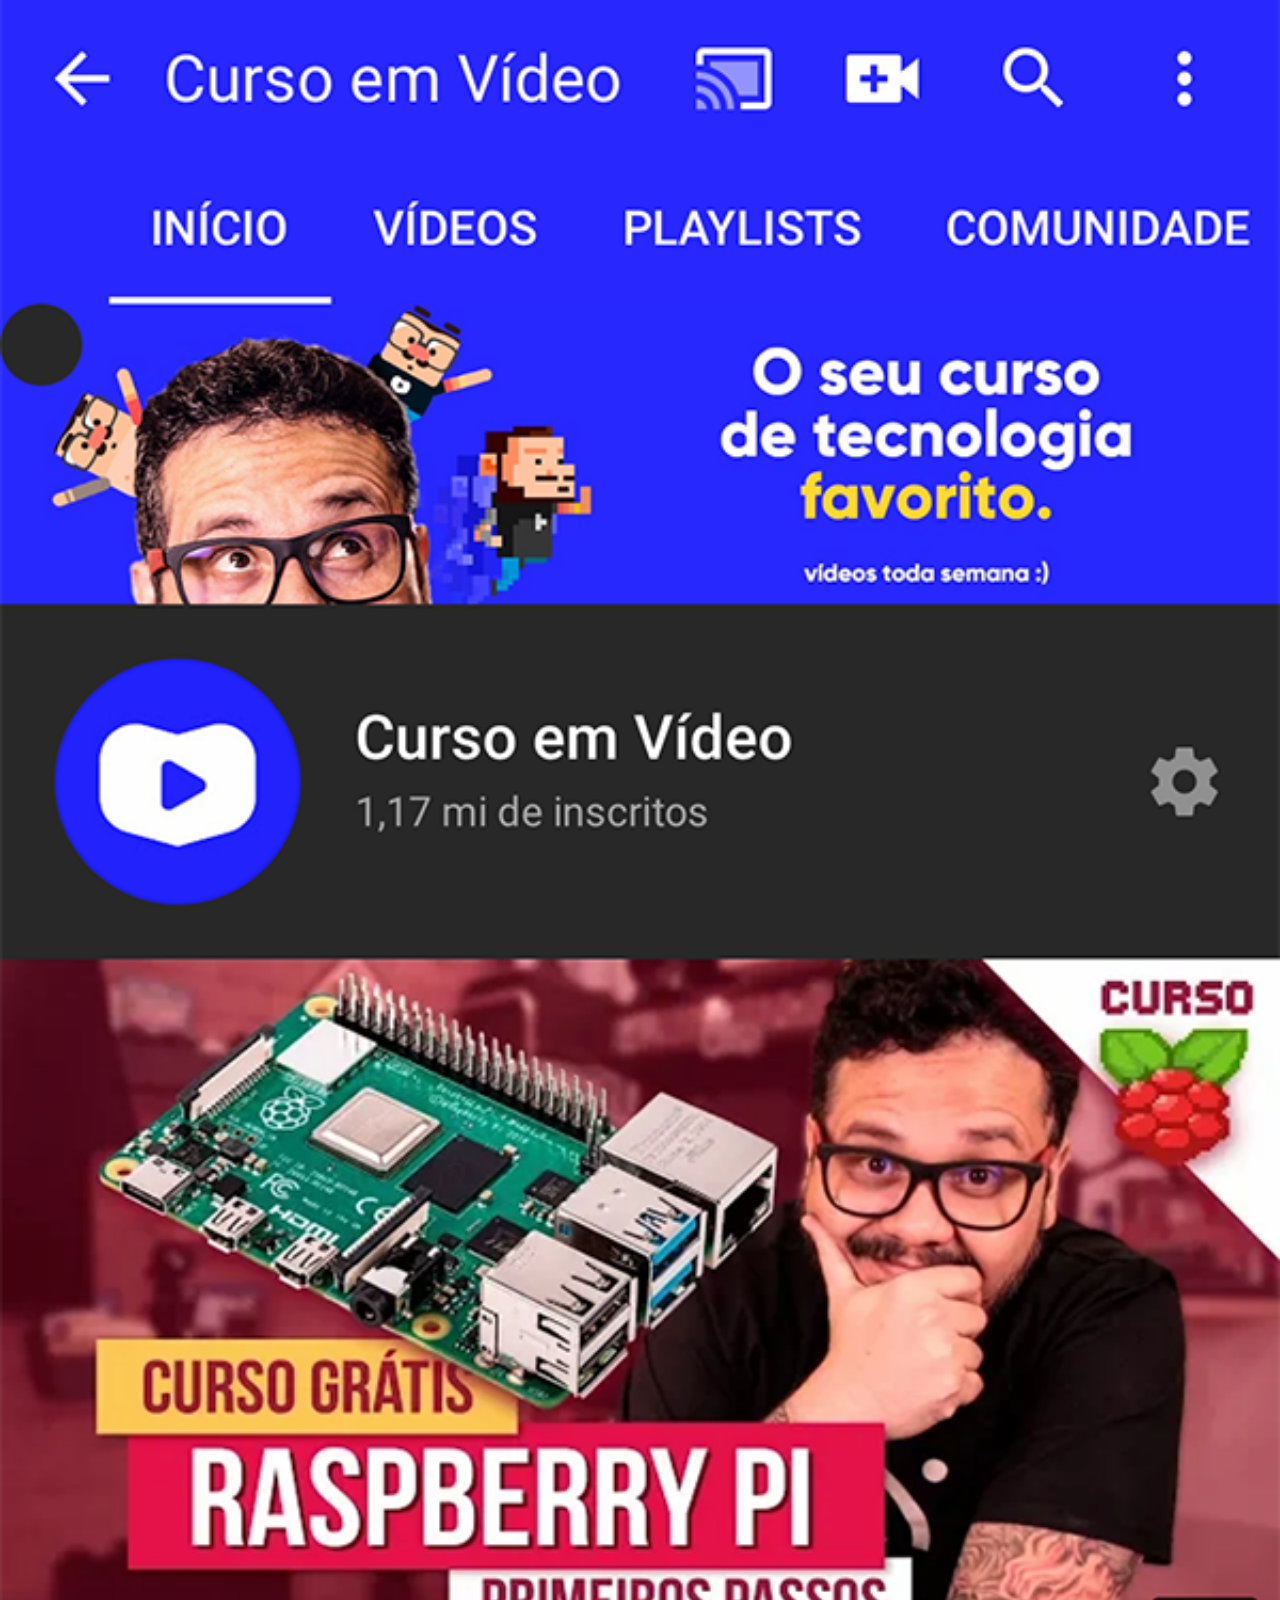
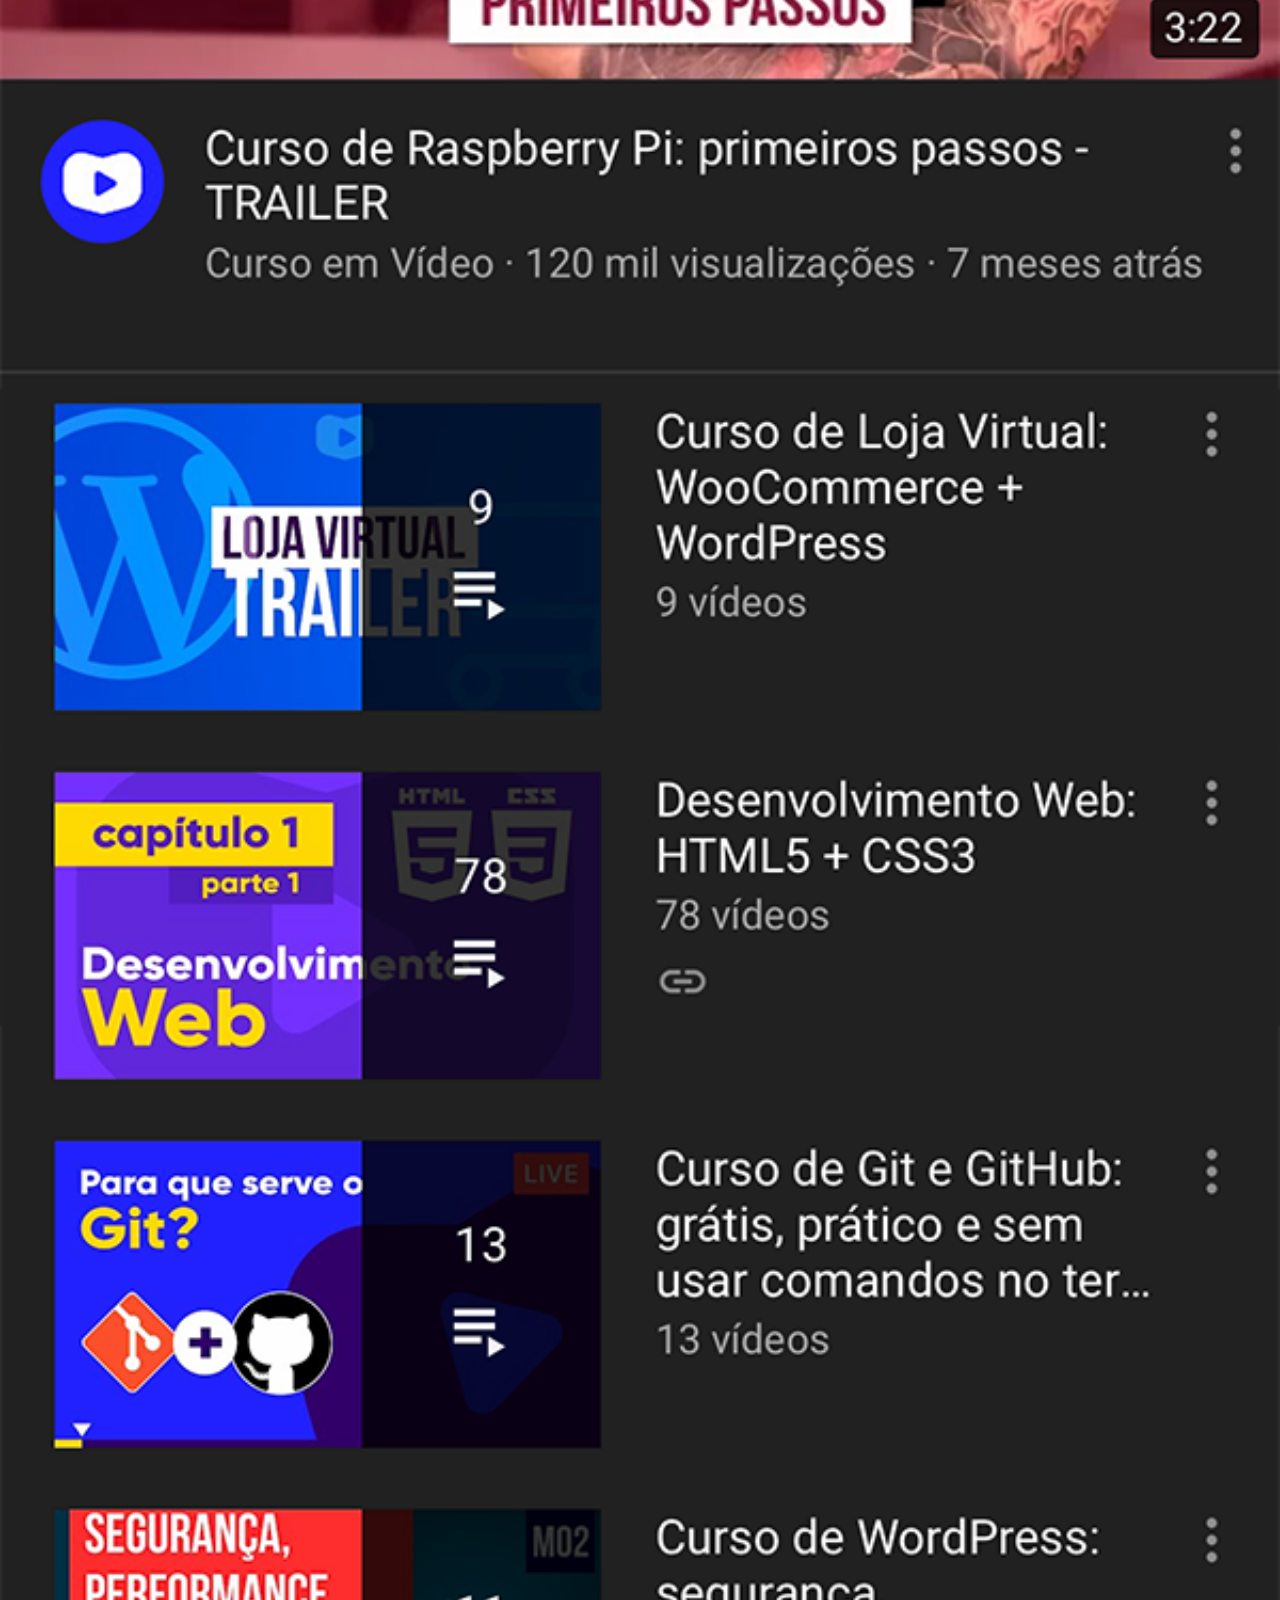
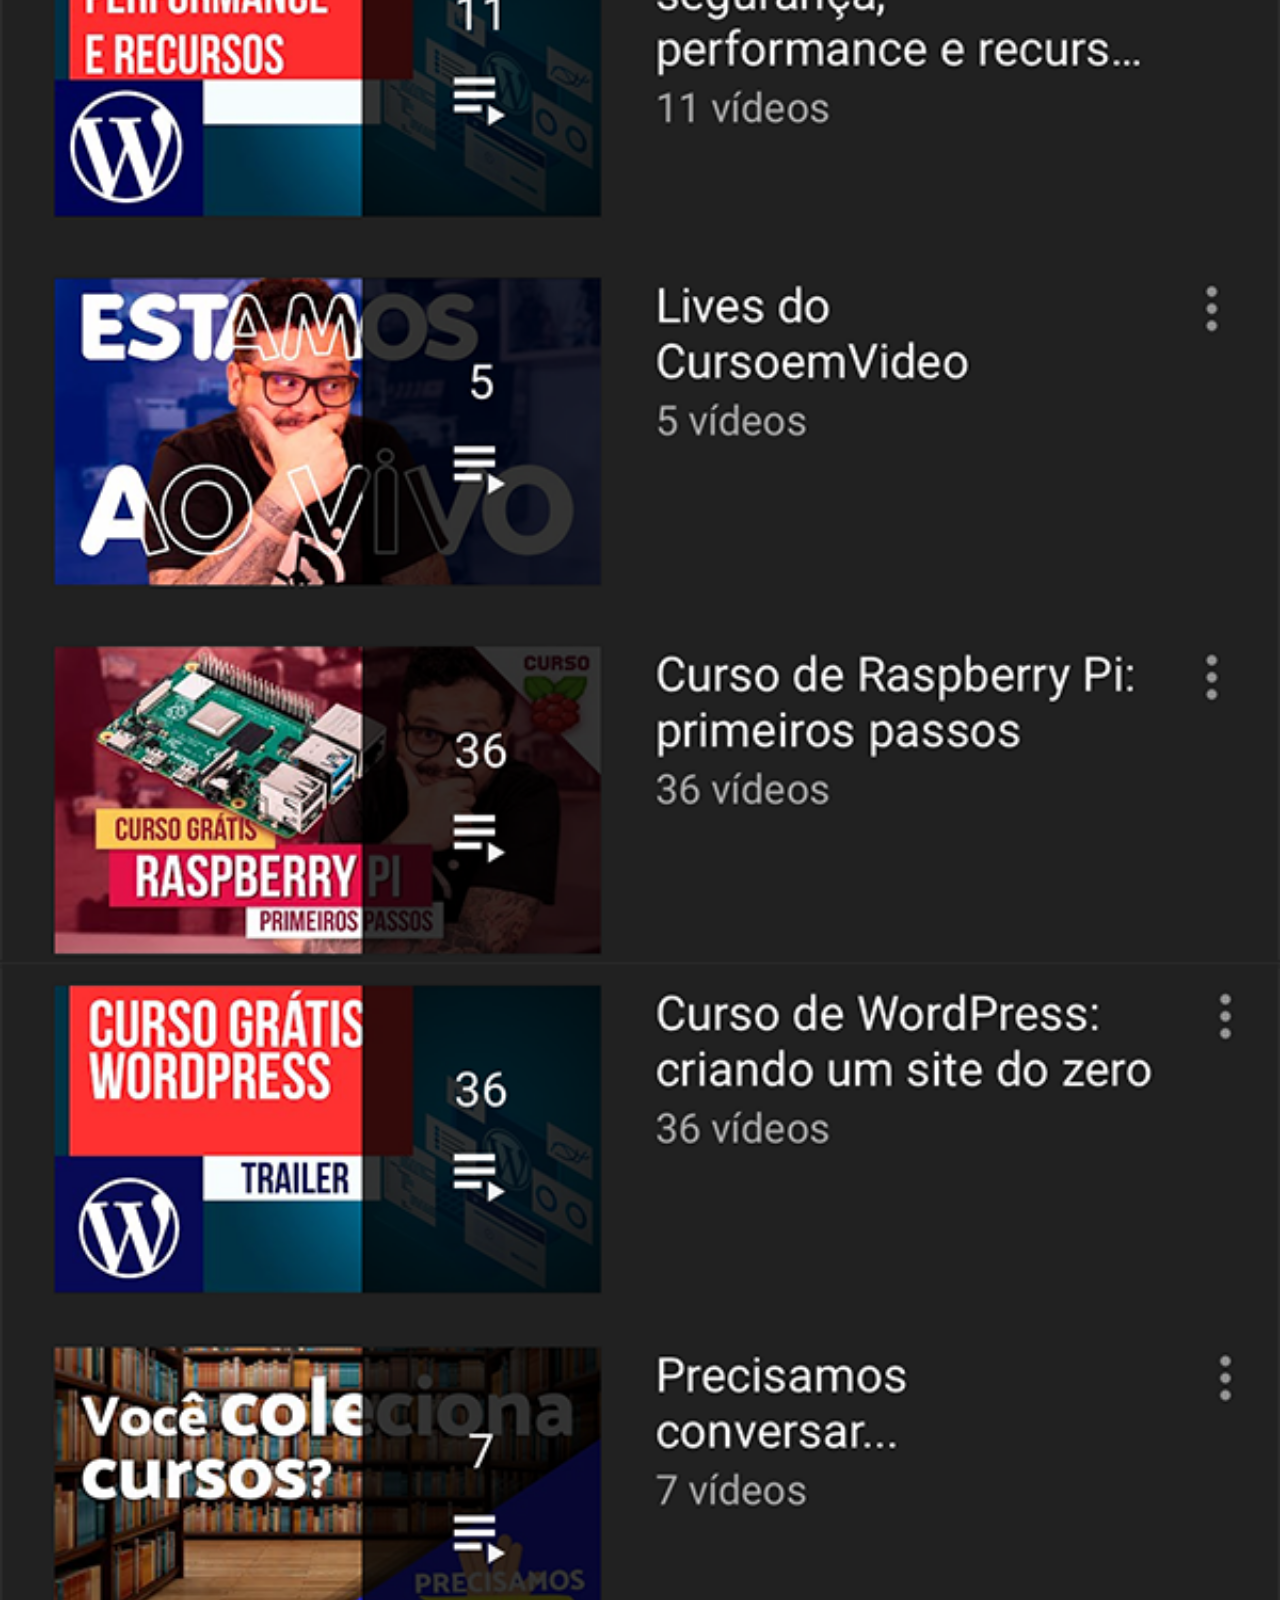
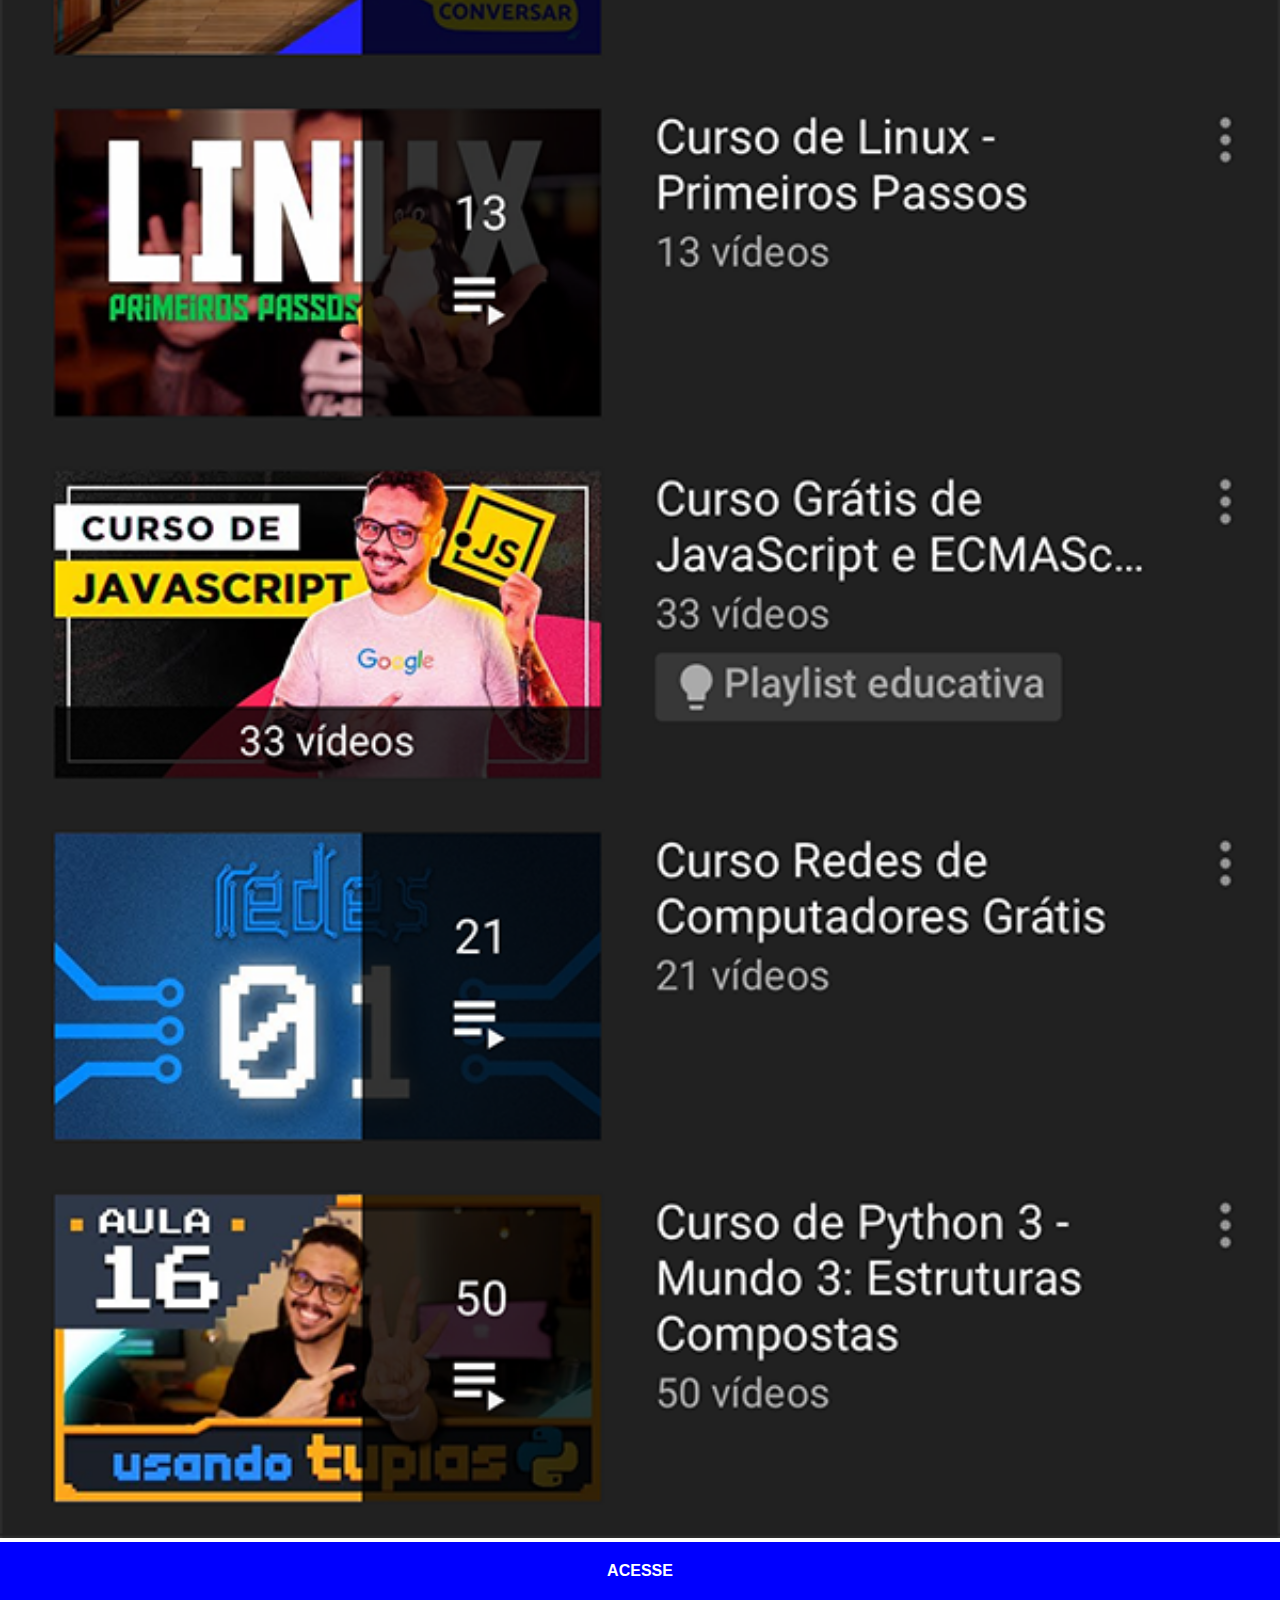
<file: youtube.html>
<!DOCTYPE html>
<html lang="pt-br">
<head>
  <meta charset="UTF-8">
  <meta http-equiv="X-UA-Compatible" content="IE=edge">
  <meta name="viewport" content="width=device-width, initial-scale=1.0">
  <title>Youtube</title>
  <link rel="stylesheet" href="social.css">
</head>
<body>
  <div>
    <img src="pacote-d013/pacote-d013/imagens/tela-youtube.png" alt="">
    <a href="">ACESSE</a>
  </div>
</body>
</html>
</file>
<file: style.css>
* {
  margin: 0;
  padding: 0;
  font-family: Arial, "Helvetica Neue", Helvetica, sans-serif;
}

html, body {
  height: 100vh;
  width: 100vw;
  background-color: #000;
}

body {
  background: linear-gradient(180deg, rgba(131,58,180,1) 0%, rgba(253,29,29,1) 50%, rgba(252,176,69,1) 100%);
  background-attachment: fixed;
  
}

main {
  position: relative;
  height: 100vh;
}

section#telefone {
  background: url(pacote-d013/pacote-d013/imagens/frame-iphone.png) no-repeat;

  height: 627px;
  width: 321px;

  position: absolute;
  top:50%;
  left: 50%;
  transform: translate(-50%, -50%);

  animation: telefone .7s .2s backwards;
}

iframe#tela {
  position: relative;
  width: 267px;
  height: 471px;
  top: 80px;
  left: 22px;
}

section#redes-sociais {
  text-align: right;
  animation: fromtop .7s .2s backwards ;  
}

section#redes-sociais img {
  border-radius: 50%;
  width: 50px;
  margin: 10px;
  box-shadow: 3px 3px 8px rgba(0, 0, 0, 0.41);
  transition: transform .2s;
}

section#redes-sociais img:hover {
  transform: scale(1.1);
  box-shadow: 5px 5px 10px rgba(0, 0, 0, 0.404);
}

@keyframes fromtop {
  from {
    transform: translateY(-150px);
    opacity: 0;
  }

  to {
    transform: translateY(0px);
    opacity: 1;
  }
}
</file>
<file: social.css>
* {
  padding: 0;
  margin: 0;
  font-family: arial, helvetica, sans-serif;
}

::-webkit-scrollbar {
  width: 0;
  height: 0;
}

div {
  animation: fromtop .7s .2s backwards;
}

img {
 width: 100vw;
}

a {
  background-color: blue;
  color: #fff;
  text-align: center;
  font-weight: bold;
  text-decoration: none;

  padding: 20px;
  display: block;
  transition: 0.6s;
}

a:hover {
  background-color: darkblue;
  color: rgba(255, 255, 255, 0.697);
}

@keyframes fromtop {
from {
transform: translateY(0px);
opacity: 0;
}

to {
transform: translateY(0px);
opacity: 1;
}
}
</file>
